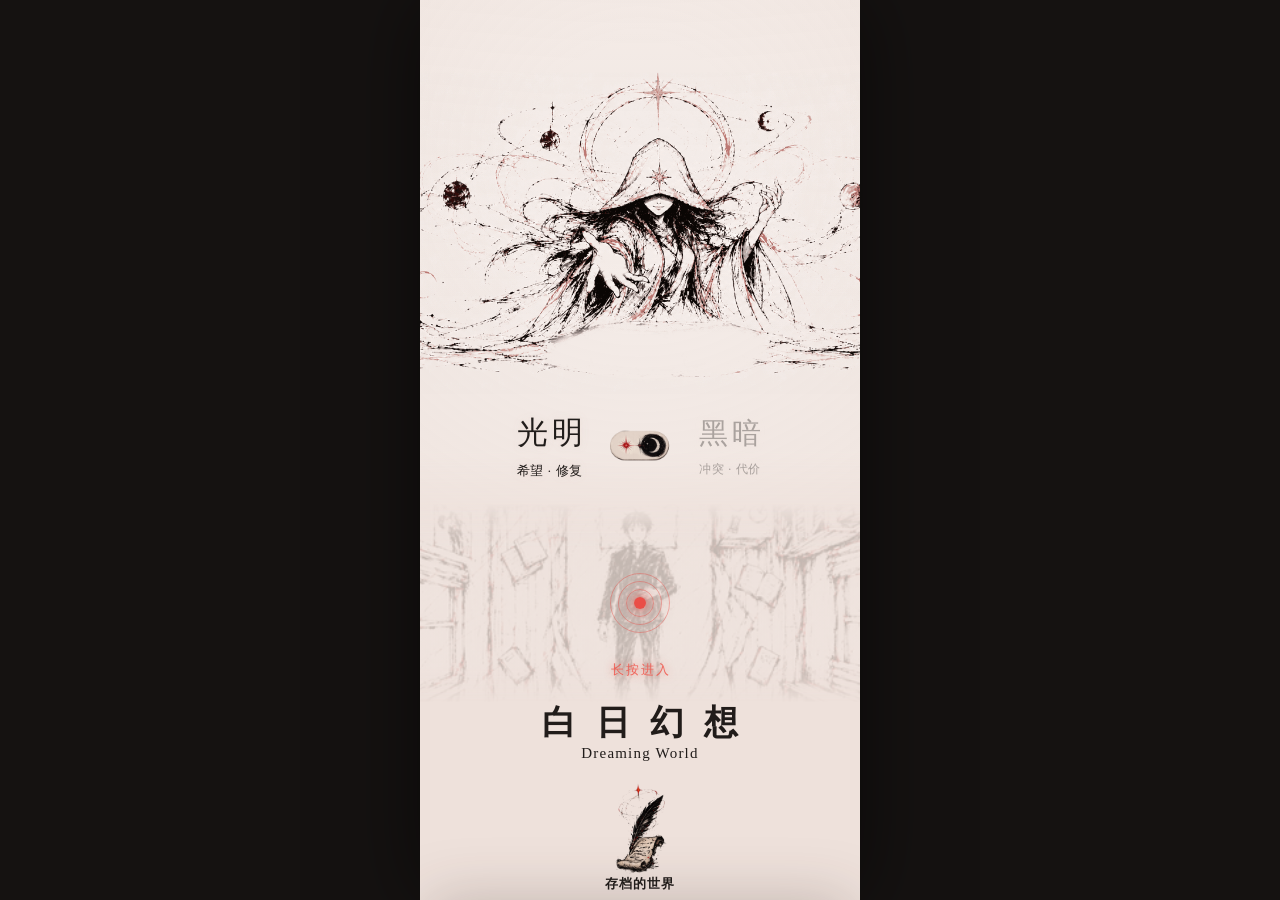
<file: index.html>
<!doctype html>
<html lang="zh-CN">
<head>
  <meta charset="UTF-8">
  <meta name="viewport" content="width=device-width,initial-scale=1,maximum-scale=1,user-scalable=no,viewport-fit=cover">
  <meta name="theme-color" content="#1c1817">
  <meta name="description" content="从一个尚未说清的问题出发，与 AI 共同构建只属于你的塔罗世界。">
  <title>白日幻想 · 单人塔罗世界构建</title>
  <link rel="stylesheet" href="styles.css">
  <script src="analytics.js?v=5"></script>
</head>
<body>
  <main id="app" class="app-shell" aria-live="polite"></main>
  <div id="toast" class="toast" role="status" aria-live="polite"></div>

  <script src="themes.js" defer></script>
  <script src="ai-service.js" defer></script>
  <script src="app.js" defer></script>
</body>
</html>
</file>
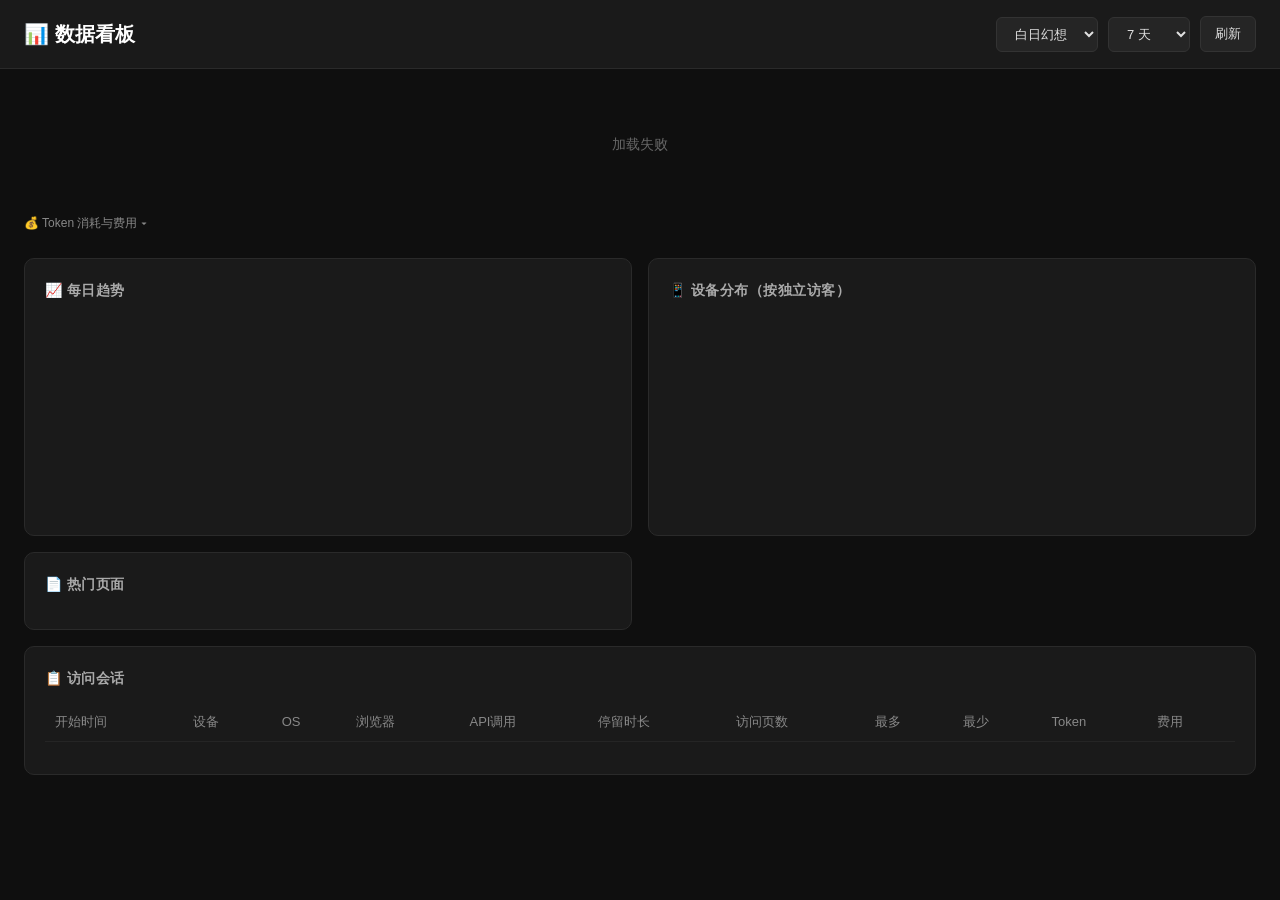
<file: dashboard/index.html>
<!doctype html>
<html lang="zh-CN">
<head>
  <meta charset="UTF-8">
  <meta name="viewport" content="width=device-width,initial-scale=1">
  <title>数据看板 · Daydream Analytics</title>
  <style>
    *{margin:0;padding:0;box-sizing:border-box}
    body{font:14px/1.6 -apple-system,BlinkMacSystemFont,'Segoe UI',sans-serif;background:#0f0f0f;color:#e0e0e0;min-height:100vh}
    .header{background:#1a1a1a;border-bottom:1px solid #2a2a2a;padding:16px 24px;display:flex;align-items:center;justify-content:space-between;flex-wrap:wrap;gap:12px}
    .header h1{font-size:20px;font-weight:600;color:#fff}
    .header select,.header button{background:#252525;color:#e0e0e0;border:1px solid #333;padding:8px 14px;border-radius:6px;font-size:13px;cursor:pointer}
    .header select:hover,.header button:hover{background:#333}
    .container{max-width:1300px;margin:0 auto;padding:24px}
    .kpis{display:grid;grid-template-columns:repeat(auto-fit,minmax(180px,1fr));gap:16px;margin-bottom:16px}
    .kpi{background:#1a1a1a;border:1px solid #2a2a2a;border-radius:10px;padding:20px}
    .kpi .label{font-size:12px;color:#888;text-transform:uppercase;letter-spacing:.5px;margin-bottom:6px}
    .kpi .value{font-size:28px;font-weight:700;color:#fff}
    .kpi .sub{font-size:12px;color:#666;margin-top:4px}
    .token-section{margin-bottom:16px}
    .token-toggle{cursor:pointer;color:#888;font-size:12px;user-select:none;margin-bottom:8px;display:inline-block}
    .token-toggle:hover{color:#ccc}
    .token-cards{display:grid;grid-template-columns:repeat(auto-fit,minmax(160px,1fr));gap:12px;margin-bottom:8px}
    .token-card{background:#1a1a1a;border:1px solid #2a2a2a;border-radius:8px;padding:14px 18px}
    .token-card .tl{font-size:11px;color:#777;margin-bottom:4px}
    .token-card .tv{font-size:20px;font-weight:600;color:#fff}
    .token-card .tv.green{color:#4caf50}
    .token-card .tv.gold{color:#ffb300}
    .pricing-panel{display:none;background:#1a1a1a;border:1px solid #2a2a2a;border-radius:8px;padding:14px 18px;margin-bottom:12px}
    .pricing-panel.show{display:block}
    .pricing-panel label{font-size:12px;color:#888;margin-right:8px}
    .pricing-panel input{width:80px;background:#252525;color:#e0e0e0;border:1px solid #333;border-radius:4px;padding:4px 8px;font-size:13px;text-align:right}
    .pricing-panel span{font-size:12px;color:#666;margin:0 4px}
    .grid{display:grid;grid-template-columns:1fr 1fr;gap:16px;margin-bottom:16px}
    @media(max-width:768px){.grid{grid-template-columns:1fr}}
    .card{background:#1a1a1a;border:1px solid #2a2a2a;border-radius:10px;padding:20px}
    .card h3{font-size:14px;color:#aaa;margin-bottom:14px;text-transform:uppercase;letter-spacing:.5px}
    table{width:100%;border-collapse:collapse}
    th,td{text-align:left;padding:8px 10px;border-bottom:1px solid #252525;font-size:13px}
    th{color:#888;font-weight:500;white-space:nowrap}
    td{max-width:180px;overflow:hidden;text-overflow:ellipsis;white-space:nowrap}
    .bar{display:inline-block;height:6px;background:#4a90d9;border-radius:3px;vertical-align:middle;margin-right:8px}
    .tag{display:inline-block;padding:2px 8px;border-radius:4px;font-size:11px;font-weight:500}
    .tag-s{background:#1a3a2a;color:#4caf50}
    .tag-e{background:#3a1a1a;color:#f44336}
    .tag-t{background:#3a2a1a;color:#ff9800}
    .device-bar{display:flex;align-items:center;gap:8px;margin-bottom:8px}
    .device-bar .name{width:60px;font-size:12px;color:#aaa}
    .device-bar .track{flex:1;height:20px;background:#252525;border-radius:4px;overflow:hidden}
    .device-bar .fill{height:100%;border-radius:4px;transition:width .3s}
    .fill-desk{background:#4a90d9}.fill-mobi{background:#50c878}.fill-tabl{background:#ff9800}
    .empty{text-align:center;padding:40px;color:#666}
    .pagination{display:flex;align-items:center;justify-content:center;gap:12px;margin-top:12px;font-size:13px;color:#888}
    .pagination button{background:#252525;color:#e0e0e0;border:1px solid #333;padding:6px 14px;border-radius:6px;cursor:pointer;font-size:13px}
    .pagination button:hover{background:#333}
    .pagination button:disabled{opacity:0.4;cursor:default}
    .raw-wrap{overflow-x:auto}
  </style>
</head>
<body>
<div class="header">
  <h1>📊 数据看板</h1>
  <div style="display:flex;align-items:center;gap:10px">
    <select id="project" onchange="load()">
      <option value="daydream">白日幻想</option>
      <option value="trpg-shirengongzu">人格测试</option>
    </select>
    <select id="days" onchange="load()">
      <option value="1">今天</option>
      <option value="3">3 天</option>
      <option value="7" selected>7 天</option>
      <option value="14">14 天</option>
      <option value="30">30 天</option>
    </select>
    <button onclick="load()">刷新</button>
  </div>
</div>
<div class="container">
  <!-- KPI -->
  <div class="kpis" id="kpis"></div>

  <!-- Token 费用 -->
  <div class="token-section">
    <div class="token-toggle" onclick="togglePricing()">💰 Token 消耗与费用 ▾</div>
    <div class="token-cards" id="tokenCards"></div>
    <div class="pricing-panel" id="pricingPanel">
      <span style="font-size:12px;color:#888">计价方案（¥/百万token）：</span>
      <label>输入</label><input id="priceInput" type="number" step="0.1" value="1" onchange="recalc()">
      <span>元</span>
      <label style="margin-left:12px">输出</label><input id="priceOutput" type="number" step="0.1" value="2" onchange="recalc()">
      <span>元</span>
      <span style="font-size:11px;color:#555;margin-left:8px">（DeepSeek 标准定价，可修改）</span>
    </div>
  </div>

  <!-- 趋势 + 设备 -->
  <div class="grid">
    <div class="card"><h3>📈 每日趋势</h3><div id="chart" style="height:200px;display:flex;align-items:end;gap:4px;padding:8px 0"></div></div>
    <div class="card"><h3>📱 设备分布（按独立访客）</h3><div id="devices"></div></div>
  </div>

  <!-- 热门页面 -->
  <div class="grid">
    <div class="card"><h3>📄 热门页面</h3><div id="pages"></div></div>
  </div>

  <!-- 会话数据 -->
  <div class="card" style="margin-bottom:16px">
    <h3>📋 访问会话</h3>
    <div class="raw-wrap"><table><thead><tr>
      <th>开始时间</th><th>设备</th><th>OS</th><th>浏览器</th><th>API调用</th><th>停留时长</th><th>访问页数</th><th>最多</th><th>最少</th><th>Token</th><th>费用</th>
    </tr></thead><tbody id="rawBody"></tbody></table></div>
    <div class="pagination" id="rawPager"></div>
  </div>
</div>

<script>
const API = 'https://agroupof10.com/api/backend/api/v1/analytics';
let _stats = null;
let _sessionsPage = 1;
let _sessionsLimit = 50;

function priceIn() { return parseFloat(document.getElementById('priceInput').value) || 0; }
function priceOut() { return parseFloat(document.getElementById('priceOutput').value) || 0; }

function calcCost(prompt, completion) {
  return (prompt / 1e6) * priceIn() + (completion / 1e6) * priceOut();
}

function fmtCost(v) { return v < 0.01 ? '<¥0.01' : '¥' + v.toFixed(2); }

function fmtNum(n) {
  if (n >= 1e6) return (n/1e6).toFixed(1)+'M';
  if (n >= 1e3) return (n/1e3).toFixed(1)+'K';
  return String(n);
}

// D1 存储 UTC 时间（无时区后缀），转为本地时间显示
function toLocal(utcStr) {
  if (!utcStr) return '-';
  // 补 Z 后缀让 JS 识别为 UTC，再自动转本地
  var d = new Date(utcStr.replace(' ', 'T') + 'Z');
  if (isNaN(d.getTime())) return utcStr;
  var pad = function(n){ return n < 10 ? '0' + n : n; };
  return d.getFullYear() + '-' + pad(d.getMonth()+1) + '-' + pad(d.getDate()) + ' ' +
    pad(d.getHours()) + ':' + pad(d.getMinutes());
}

function togglePricing() {
  var p = document.getElementById('pricingPanel');
  p.classList.toggle('show');
}

/* ====== 加载 ====== */
async function load() {
  var project = document.getElementById('project').value;
  var days = document.getElementById('days').value;
  document.title = '数据看板 · ' + projectName(project);
  try {
    var res = await fetch(API + '/api/stats?project=' + project + '&days=' + days);
    _stats = await res.json();
    renderKPI(_stats);
    renderTokenCards(_stats);
    renderChart(_stats.byDate || []);
    renderDevices(_stats.byDevice || []);
    renderPages(_stats.byPage || []);
    loadSessions(1);
  } catch(e) {
    document.getElementById('kpis').innerHTML = '<div class="empty">加载失败</div>';
  }
}

var PROJECT_NAMES = { 'daydream': '白日幻想', 'trpg-shirengongzu': '人格测试' };
function projectName(id) { return PROJECT_NAMES[id] || id; }

function loadProjects() {
  fetch(API + '/api/projects').then(function(r){return r.json()}).then(function(list){
    var sel = document.getElementById('project');
    if (Array.isArray(list)) list.forEach(function(p){
      var opt = document.createElement('option');
      opt.value = p.project_id;
      opt.textContent = projectName(p.project_id);
      if (!sel.querySelector('[value="' + p.project_id + '"]')) sel.appendChild(opt);
    });
    load();
  }).catch(function(){ load(); });
}

/* ====== KPI ====== */
function renderKPI(d) {
  var t = d.total || {};
  var a = d.apiStats || {};
  document.getElementById('kpis').innerHTML =
    '<div class="kpi"><div class="label">🧑 独立访客 (UV)</div><div class="value">' + (t.uv||0) + '</div><div class="sub">基于设备标识去重</div></div>' +
    '<div class="kpi"><div class="label">👣 访问次数</div><div class="value">' + (t.visits||0) + '</div><div class="sub">每次打开/恢复为一次访问</div></div>' +
    '<div class="kpi"><div class="label">⚡ API 调用次数</div><div class="value">' + (a.total_calls||0) + '</div><div class="sub">成功 ' + (a.success||0) + ' · 失败 ' + (a.error||0) + ' · 均 ' + Math.round(a.avg_ms||0) + 'ms</div></div>' +
    '<div class="kpi"><div class="label">⏱ 平均停留时长</div><div class="value">' + (t.avg_duration ? Math.round(t.avg_duration) + 's' : '-') + '</div></div>' +
    '<div class="kpi"><div class="label">📄 平均页面访问</div><div class="value">' + (t.avg_pages_per_visitor||'0') + '</div><div class="sub">页面浏览 ÷ UV</div></div>';
}

/* ====== Token 卡片 ====== */
function renderTokenCards(d) {
  var a = d.apiStats || {};
  var totalCost = calcCost(a.total_prompt_tokens||0, a.total_completion_tokens||0);
  document.getElementById('tokenCards').innerHTML =
    '<div class="token-card"><div class="tl">总 Token 消耗</div><div class="tv">' + fmtNum(a.total_tokens||0) + '</div></div>' +
    '<div class="token-card"><div class="tl">输入 Token</div><div class="tv">' + fmtNum(a.total_prompt_tokens||0) + '</div></div>' +
    '<div class="token-card"><div class="tl">输出 Token</div><div class="tv">' + fmtNum(a.total_completion_tokens||0) + '</div></div>' +
    '<div class="token-card"><div class="tl">每次调用均 Token</div><div class="tv">' + Math.round(a.avg_tokens_per_call||0) + '</div></div>' +
    '<div class="token-card"><div class="tl">预估费用</div><div class="tv gold">' + fmtCost(totalCost) + '</div></div>';
}

function recalc() {
  if (_stats) renderTokenCards(_stats);
  if (_stats) loadSessions(_sessionsPage);
}

/* ====== 趋势图 ====== */
function renderChart(dates) {
  var el = document.getElementById('chart');
  if (!dates.length) { el.innerHTML = '<div class="empty">暂无数据</div>'; return; }
  var max = Math.max.apply(null, dates.map(function(d){return d.pv;}));
  max = max || 1;
  el.innerHTML = dates.map(function(d){
    var h = (d.pv / max * 100).toFixed(0);
    return '<div style="flex:1;text-align:center;font-size:10px;color:#888">' +
      '<div style="font-size:11px;color:#ccc;margin-bottom:2px">' + d.pv + '</div>' +
      '<div style="background:#4a90d9;height:' + Math.max(h,2) + '%;border-radius:3px 3px 0 0;min-height:4px"></div>' +
      '<div style="margin-top:4px">' + toLocal((d.date||'') + ' 12:00:00').slice(5,10) + '</div>' +
    '</div>';
  }).join('');
}

/* ====== 设备分布（UV口径） ====== */
function renderDevices(devices) {
  var el = document.getElementById('devices');
  if (!devices.length) { el.innerHTML = '<div class="empty">暂无数据</div>'; return; }
  var total = devices.reduce(function(s,d){return s + d.count;}, 0);
  var colors = {desktop:'fill-desk',mobile:'fill-mobi',tablet:'fill-tabl'};
  var names = {desktop:'🖥 桌面',mobile:'📱 移动',tablet:'📋 平板'};
  el.innerHTML = devices.map(function(d){
    return '<div class="device-bar">' +
      '<span class="name">' + (names[d.device]||d.device) + '</span>' +
      '<div class="track"><div class="fill ' + (colors[d.device]||'fill-desk') + '" style="width:' + (d.count/total*100).toFixed(1) + '%"></div></div>' +
      '<span style="font-size:12px;color:#888">' + d.count + ' UV (' + (d.count/total*100).toFixed(1) + '%)</span>' +
    '</div>';
  }).join('');
}

/* ====== 热门页面 ====== */
function renderPages(pages) {
  var el = document.getElementById('pages');
  if (!pages.length) { el.innerHTML = '<div class="empty">暂无数据</div>'; return; }
  var max = Math.max.apply(null, pages.map(function(p){return p.count;}));
  el.innerHTML = '<table>' + pages.map(function(p){
    return '<tr><td style="color:#ccc">' + (p.page_path||'/') + '</td><td style="width:120px"><span class="bar" style="width:' + (p.count/max*80).toFixed(0) + 'px"></span></td><td style="color:#888;text-align:right">' + p.count + '</td></tr>';
  }).join('') + '</table>';
}

/* ====== 访问会话 ====== */
async function loadSessions(page) {
  _sessionsPage = page || 1;
  var project = document.getElementById('project').value;
  var days = document.getElementById('days').value;
  try {
    var res = await fetch(API + '/api/sessions?project=' + project + '&days=' + days + '&page=' + _sessionsPage + '&limit=' + _sessionsLimit);
    var d = await res.json();
    renderSessionsTable(d);
    renderSessionsPager(d);
  } catch(e) {
    document.getElementById('rawBody').innerHTML = '<tr><td colspan="11" class="empty">加载失败</td></tr>';
  }
}

var DEVICE_NAMES = {desktop:'🖥 桌面',mobile:'📱 移动',tablet:'📋 平板'};

function renderSessionsTable(d) {
  var sessions = d.sessions || [];
  var body = document.getElementById('rawBody');
  if (!sessions.length) { body.innerHTML = '<tr><td colspan="11" class="empty">暂无数据</td></tr>'; return; }
  body.innerHTML = sessions.map(function(s){
    var cost = calcCost(s.prompt_tokens||0, s.completion_tokens||0);
    var dur = s.duration ? Math.round(s.duration) + 's' : '-';
    return '<tr>' +
      '<td style="color:#ccc;font-size:12px">' + toLocal(s.first_seen) + '</td>' +
      '<td style="color:#aaa;font-size:12px">' + (DEVICE_NAMES[s.device]||s.device||'-') + '</td>' +
      '<td style="color:#888;font-size:11px">' + (s.os||'-') + '</td>' +
      '<td style="color:#888;font-size:11px">' + (s.browser||'-') + '</td>' +
      '<td style="color:#ccc;font-size:13px">' + (s.api_calls||0) + '</td>' +
      '<td style="color:#aaa;font-size:12px">' + dur + '</td>' +
      '<td style="color:#ccc;font-size:13px">' + (s.pages_visited||0) + '</td>' +
      '<td style="color:#aaa;font-size:11px;max-width:120px" title="' + (s.top_page||'') + '">' + (s.top_page||'-') + '</td>' +
      '<td style="color:#666;font-size:11px;max-width:120px" title="' + (s.least_page||'') + '">' + (s.least_page||'-') + '</td>' +
      '<td style="color:#ccc;font-size:12px">' + (s.total_tokens ? fmtNum(s.total_tokens) : '-') + '</td>' +
      '<td style="color:#ffb300;font-size:12px">' + (s.total_tokens ? fmtCost(cost) : '-') + '</td>' +
    '</tr>';
  }).join('');
}

function renderSessionsPager(d) {
  var total = d.total || 0;
  var page = d.page || 1;
  var limit = d.limit || _sessionsLimit;
  var totalPages = Math.ceil(total / limit);
  document.getElementById('rawPager').innerHTML =
    '<button ' + (page <= 1 ? 'disabled' : '') + ' onclick="loadSessions(' + (page-1) + ')">← 上一页</button>' +
    '<span>第 ' + page + ' / ' + totalPages + ' 页（共 ' + total + ' 次会话）</span>' +
    '<button ' + (page >= totalPages ? 'disabled' : '') + ' onclick="loadSessions(' + (page+1) + ')">下一页 →</button>';
}

loadProjects();
</script>
</body>
</html>
</file>
<file: styles.css>
:root {
  color-scheme: light;
  --paper: #eee1db;
  --paper-light: #f6eee9;
  --paper-deep: #d7c1b7;
  --ink: #211d1b;
  --muted: #7f706a;
  --red: #9d1814;
  --red-dark: #68120f;
  --line: rgba(66, 45, 39, .18);
  --serif: "Songti SC", "STSong", "SimSun", "KaiTi", serif;
  --sans: "SF Pro Text", -apple-system, BlinkMacSystemFont, "PingFang SC", "Microsoft YaHei", sans-serif;
  font-family: var(--sans);
}

* {
  box-sizing: border-box;
  margin: 0;
  padding: 0;
}

html,
body {
  width: 100%;
  height: 100%;
  overflow: hidden;
  background: #151211;
  -webkit-font-smoothing: antialiased;
  -webkit-tap-highlight-color: transparent;
}

button,
textarea {
  font: inherit;
}

button {
  border: 0;
  color: inherit;
  background: none;
  cursor: pointer;
}

button:disabled {
  cursor: default;
  opacity: .42;
}

textarea {
  resize: none;
}

.app-shell {
  position: relative;
  width: min(100%, 440px);
  height: 100dvh;
  min-height: 620px;
  margin: 0 auto;
  overflow: hidden;
  background: var(--paper);
  box-shadow: 0 0 80px rgba(0, 0, 0, .5);
}

.onboarding,
.world-workspace {
  position: relative;
  width: 100%;
  height: 100%;
  overflow: hidden;
  color: var(--ink);
  background-color: var(--paper);
}

.tone-light {
  --tone-tarot-guide: url("素材/竖版背景（光明）.png");
  --tone-ritual-guide: url("素材/竖版背景（光明）.png");
  --tone-ritual-wash: linear-gradient(
    180deg,
    rgba(247, 239, 234, .04),
    rgba(247, 239, 234, .1) 44%,
    rgba(247, 239, 234, .18)
  );
}

.tone-dark {
  --tone-tarot-guide: url("素材/figma-base/hall-background.png");
  --tone-ritual-guide: url("素材/figma-expression/wizard-background.png");
  --tone-ritual-wash: linear-gradient(
    180deg,
    rgba(247, 239, 234, .12),
    rgba(247, 239, 234, .18) 44%,
    rgba(247, 239, 234, .28)
  );
}

/* Paper texture overlay — CSS-only, no external image */
.onboarding::before,
.world-workspace::before {
  position: absolute;
  inset: 0;
  z-index: 0;
  content: "";
  background:
    linear-gradient(180deg, rgba(236, 220, 213, .12), rgba(246, 237, 232, .88) 36%, rgba(237, 223, 216, .98)),
    radial-gradient(ellipse at 20% 80%, rgba(215, 193, 183, .25), transparent 60%),
    radial-gradient(ellipse at 80% 20%, rgba(238, 225, 219, .2), transparent 50%);
  pointer-events: none;
}

.tone-dark::before {
  background:
    linear-gradient(180deg, rgba(20, 16, 15, .18), rgba(235, 218, 210, .83) 34%, rgba(233, 218, 210, .98)),
    radial-gradient(ellipse at 20% 80%, rgba(180, 150, 140, .2), transparent 60%),
    radial-gradient(ellipse at 80% 20%, rgba(200, 175, 165, .15), transparent 50%);
  filter: saturate(.78) contrast(1.08);
}

.onboarding-header {
  position: relative;
  z-index: 2;
  height: calc(64px + env(safe-area-inset-top));
  padding: calc(14px + env(safe-area-inset-top)) 18px 8px;
  display: grid;
  grid-template-columns: 40px 1fr 40px;
  align-items: center;
}

.icon-button {
  width: 40px;
  height: 40px;
  display: grid;
  place-items: center;
  border-radius: 50%;
  color: rgba(33, 29, 27, .78);
  font-size: 15px;
  letter-spacing: 1px;
}

.back-button {
  font-family: var(--serif);
  font-size: 38px;
  font-weight: 300;
  line-height: 1;
}

.brand {
  display: flex;
  flex-direction: column;
  align-items: center;
  -webkit-tap-highlight-color: transparent;
}

.brand:active {
  opacity: .55;
}

.brand span {
  font-family: var(--serif);
  font-size: 17px;
  font-weight: 700;
  letter-spacing: .42em;
  text-indent: .42em;
}

.brand small {
  margin-top: 2px;
  color: var(--muted);
  font-size: 7px;
  letter-spacing: .28em;
  text-indent: .28em;
}

.progress {
  position: relative;
  z-index: 2;
  width: 134px;
  height: 2px;
  margin: 1px auto 0;
  display: grid;
  grid-template-columns: repeat(7, 1fr);
  gap: 5px;
}

.progress span {
  height: 1px;
  background: rgba(80, 59, 51, .18);
}

.progress span.active {
  background: var(--red);
}

.onboarding-content {
  position: relative;
  z-index: 1;
  height: calc(100% - 70px - env(safe-area-inset-top));
  padding: 42px 28px 30px;
  overflow: auto;
  scrollbar-width: none;
}

.onboarding-content.wide {
  padding-right: 20px;
  padding-left: 20px;
}

.onboarding-content::-webkit-scrollbar,
.manuscript-scroll::-webkit-scrollbar,
.archive-scroll::-webkit-scrollbar {
  display: none;
}

.restore-note {
  width: 100%;
  margin: -26px 0 22px;
  padding: 10px 14px;
  display: flex;
  align-items: center;
  justify-content: space-between;
  border: 1px solid rgba(157, 24, 20, .2);
  color: #5f4c46;
  background: rgba(247, 238, 233, .72);
  font-size: 11px;
}

.restore-note span {
  color: var(--red);
}

.step-heading {
  position: relative;
}

.step-heading.center {
  text-align: center;
}

.eyebrow {
  display: block;
  margin-bottom: 18px;
  color: var(--red);
  font-size: 10px;
  font-weight: 650;
  letter-spacing: .22em;
}

.step-heading h1 {
  max-width: 355px;
  font-family: var(--serif);
  font-size: clamp(28px, 8vw, 36px);
  font-weight: 600;
  line-height: 1.38;
  letter-spacing: .04em;
}

.step-heading p {
  max-width: 330px;
  margin-top: 14px;
  color: var(--muted);
  font-family: var(--serif);
  font-size: 13px;
  line-height: 1.8;
}

.step-heading.center p {
  margin-right: auto;
  margin-left: auto;
}

.step-heading.compact h1 {
  font-size: clamp(26px, 7.5vw, 33px);
}

/* ====== Dream Home ====== */
.dream-home {
  position: relative;
  width: 100%;
  height: 100%;
  overflow: hidden;
  color: var(--ink);
  background: #eee1db;
  isolation: isolate;
}

.home-hero {
  position: absolute;
  inset: 0 0 auto;
  z-index: 0;
  height: 53%;
  overflow: hidden;
  background: #eee1db;
  -webkit-mask-image: linear-gradient(180deg, #000 0%, #000 82%, transparent 100%);
  mask-image: linear-gradient(180deg, #000 0%, #000 82%, transparent 100%);
}

.home-wizard {
  position: absolute;
  left: 0;
  width: 100%;
  height: auto;
  max-width: none;
  transition: opacity .72s cubic-bezier(.4, 0, .2, 1), filter .72s ease;
}

.home-wizard-light {
  top: -20px;
  filter: saturate(.72) contrast(1.03) brightness(1.015);
}

.home-wizard-dark {
  top: -28px;
  filter: saturate(.7) contrast(1.04) brightness(1.04);
}

.dream-home.is-light .home-wizard-light,
.dream-home.is-dark .home-wizard-dark {
  opacity: 1;
}

.dream-home.is-light .home-wizard-dark,
.dream-home.is-dark .home-wizard-light {
  opacity: 0;
}

.home-paper-grade {
  position: absolute;
  inset: 0;
  background:
    linear-gradient(180deg, rgba(239, 226, 219, .08) 0%, rgba(239, 226, 219, 0) 62%, transparent 100%),
    radial-gradient(circle at 50% 28%, transparent 24%, rgba(218, 195, 185, .12) 100%);
  mix-blend-mode: multiply;
  pointer-events: none;
}

.home-tone-picker {
  position: absolute;
  top: 46%;
  left: 50%;
  z-index: 5;
  display: grid;
  grid-template-columns: 112px 68px 112px;
  align-items: center;
  justify-items: center;
  transform: translate(-50%, -50%);
}

.home-tone-picker::before {
  content: none;
}

.home-tone-label {
  display: flex;
  flex-direction: column;
  align-items: center;
  color: #211d1b;
  font-family: var(--serif);
  opacity: .34;
  text-shadow:
    0 0 3px rgba(238, 225, 219, .96),
    0 0 8px rgba(238, 225, 219, .9);
  transition: opacity .35s ease, transform .35s ease;
}

.home-tone-label strong {
  font-size: clamp(23px, 6.8vw, 29px);
  font-weight: 500;
  letter-spacing: .13em;
  text-indent: .13em;
  white-space: nowrap;
}

.home-tone-label small {
  margin-top: 7px;
  font-size: 12px;
  letter-spacing: .06em;
  white-space: nowrap;
}

.dream-home.is-light .home-tone-light,
.dream-home.is-dark .home-tone-dark {
  opacity: 1;
  transform: scale(1.06);
}

.home-tone-switch {
  width: 65px;
  height: 35px;
}

.home-tone-switch:focus {
  outline: none;
}

.home-tone-switch:focus-visible {
  outline: 1px solid rgba(157, 24, 20, .58);
  outline-offset: 3px;
  border-radius: 24px;
}

.home-tone-track {
  position: relative;
  width: 100%;
  height: 100%;
  display: block;
  overflow: hidden;
  background: transparent;
}

.home-tone-image {
  position: absolute;
  top: -77%;
  left: -59%;
  width: 219%;
  height: 270%;
  max-width: none;
  object-fit: fill;
  pointer-events: none;
  transition: opacity .34s ease;
}

.dream-home.is-light .home-tone-image-light,
.dream-home.is-dark .home-tone-image-dark {
  opacity: 1;
}

.dream-home.is-light .home-tone-image-dark,
.dream-home.is-dark .home-tone-image-light {
  opacity: 0;
}

.home-dream-entry {
  position: absolute;
  top: 49%;
  right: 0;
  left: 0;
  z-index: 2;
  height: 25%;
  overflow: hidden;
  background: transparent;
}

.home-dream-entry::after {
  position: absolute;
  inset: 0;
  z-index: 3;
  content: "";
  background: #eee1db;
  opacity: 0;
  pointer-events: none;
  transition: opacity .58s ease;
}

/* 透明遮罩层：拦截所有对视频的触摸，防止 webview 触发原生全屏 */
.home-dream-shield {
  position: absolute;
  inset: 0;
  z-index: 2;
}

.home-dream-gif {
  width: 100%;
  height: 100%;
  display: block;
  object-fit: cover;
  object-position: center 52%;
  opacity: 0.2;
  mix-blend-mode: darken;
  pointer-events: none;
  -webkit-mask-image: linear-gradient(180deg, transparent 0%, rgba(0, 0, 0, .35) 9%, #000 20%, #000 82%, transparent 100%);
  mask-image: linear-gradient(180deg, transparent 0%, rgba(0, 0, 0, .35) 9%, #000 20%, #000 82%, transparent 100%);
  transform: scale(1.015);
  transition: opacity .35s ease, transform 6s cubic-bezier(.16, .7, .2, 1);
}

.home-dream-entry.is-pressing .home-dream-gif {
  transform: scale(1.055);
}

.home-dream-entry.is-ending::after {
  opacity: 1;
}

/* --- 脉轮 Mandala：长按播放，松手暂停 --- */
.home-dream-mandala {
  position: absolute;
  top: 50%;
  left: 50%;
  z-index: 4;
  width: 80px;
  height: 80px;
  transform: translate(-50%, -50%);
  display: grid;
  place-items: center;
  cursor: pointer;
  -webkit-tap-highlight-color: transparent;
  user-select: none;
  -webkit-user-select: none;
  touch-action: none;
}

.mandala-core {
  position: absolute;
  width: 12px;
  height: 12px;
  border-radius: 50%;
  background: rgba(235, 72, 64, .95);
  box-shadow:
    0 0 8px rgba(235, 72, 64, .7),
    0 0 20px rgba(200, 55, 48, .55),
    0 0 40px rgba(180, 45, 38, .3);
  z-index: 5;
  animation: mandala-breathe 3s ease-in-out infinite;
}

.mandala-ring {
  position: absolute;
  border-radius: 50%;
  border: 1px solid rgba(235, 72, 64, .38);
  top: 50%;
  left: 50%;
  transform: translate(-50%, -50%);
  pointer-events: none;
  transition: width .55s cubic-bezier(.22, .68, 0, 1),
              height .55s cubic-bezier(.22, .68, 0, 1),
              opacity .55s ease,
              border-color .55s ease;
}

.mandala-ring-1 {
  width: 28px; height: 28px;
  animation: mandala-breathe 3s ease-in-out .15s infinite;
}
.mandala-ring-2 {
  width: 44px; height: 44px;
  animation: mandala-breathe 3s ease-in-out .35s infinite;
}
.mandala-ring-3 {
  width: 60px; height: 60px;
  animation: mandala-breathe 3s ease-in-out .55s infinite;
}

@keyframes mandala-breathe {
  0%, 100% {
    opacity: .3;
    transform: translate(-50%, -50%) scale(1);
  }
  50% {
    opacity: .62;
    transform: translate(-50%, -50%) scale(1.07);
  }
}

/* 长按状态 — 波纹扩散 */
.home-dream-entry.is-pressing .mandala-ring {
  animation: none;
}

.home-dream-entry.is-pressing .mandala-ring-1 {
  width: 50px; height: 50px;
  opacity: .72;
  border-color: rgba(235, 72, 64, .62);
}

.home-dream-entry.is-pressing .mandala-ring-2 {
  width: 76px; height: 76px;
  opacity: .52;
  border-color: rgba(230, 65, 55, .48);
}

.home-dream-entry.is-pressing .mandala-ring-3 {
  width: 106px; height: 106px;
  opacity: .34;
  border-color: rgba(220, 58, 48, .32);
}

.home-dream-entry.is-pressing .mandala-core {
  animation: none;
  box-shadow:
    0 0 15px rgba(235, 72, 64, .92),
    0 0 35px rgba(210, 55, 46, .72),
    0 0 60px rgba(185, 42, 34, .44);
  transform: scale(1.35);
  transition: box-shadow .5s ease, transform .5s ease;
}

/* 操作提示文字 */
.mandala-hint {
  position: absolute;
  top: calc(50% + 58px);
  left: 50%;
  transform: translateX(-50%);
  white-space: nowrap;
  font-family: var(--serif);
  font-size: 13px;
  font-weight: 500;
  color: rgba(240, 85, 75, .88);
  letter-spacing: .16em;
  text-indent: .16em;
  pointer-events: none;
  animation: hint-pulse 2.4s ease-in-out infinite;
  text-shadow: 0 0 8px rgba(220, 60, 48, .5);
}

@keyframes hint-pulse {
  0%, 100% { opacity: .45; }
  50% { opacity: .9; }
}

.home-dream-entry.is-pressing .mandala-hint {
  opacity: 0;
  transition: opacity .25s ease;
}

.home-dream-caption {
  position: absolute;
  top: 74.5%;
  right: 0;
  left: 0;
  z-index: 5;
  display: flex;
  flex-direction: column;
  align-items: center;
  gap: 6px;
  color: #211c1a;
  text-align: center;
  font-family: Georgia, "Times New Roman", serif;
  pointer-events: none;
  transition: opacity .28s ease;
}

.home-dream-caption strong {
  font-family: var(--serif);
  font-size: 34px;
  font-weight: 600;
  letter-spacing: .17em;
  text-indent: .17em;
  line-height: 1;
}

.home-dream-caption span {
  font-size: 15px;
  font-weight: 400;
  letter-spacing: .08em;
  line-height: 1;
}

.home-archive-dock {
  position: absolute;
  right: 0;
  bottom: 0;
  left: 0;
  z-index: 4;
  height: 18%;
  overflow: hidden;
  background: #eee1db;
  transition: opacity .28s ease, transform .38s ease;
}

.home-archive-feather {
  position: absolute;
  top: 18px;
  bottom: auto;
  left: 50%;
  width: 53px;
  height: 90px;
  object-fit: cover;
  object-position: center top;
  mix-blend-mode: multiply;
  transform: translateX(-50%) rotate(-4deg);
  transition: transform .36s ease;
}

.home-archive-dock:active .home-archive-feather {
  transform: translateX(-50%) translateY(-5px) rotate(-2deg);
}

.home-archive-dock > span {
  position: absolute;
  right: 0;
  top: auto;
  bottom: 7px;
  left: 0;
  font-family: var(--serif);
  font-size: 13px;
  font-weight: 600;
  letter-spacing: .08em;
}

.home-archive-backdrop {
  position: absolute;
  inset: 0;
  z-index: 19;
  background: rgba(27, 19, 17, .42);
  opacity: 0;
  visibility: hidden;
  backdrop-filter: blur(2px);
  transition: opacity .35s ease, visibility .35s step-end;
}

.home-archive-sheet {
  position: absolute;
  right: 9px;
  bottom: 0;
  left: 9px;
  z-index: 20;
  height: min(72%, 620px);
  padding: 48px 27px calc(24px + env(safe-area-inset-bottom));
  overflow: hidden;
  transform: translateY(calc(100% + 12px));
  transition: transform .62s cubic-bezier(.2, .78, .22, 1);
  filter: drop-shadow(0 -12px 30px rgba(42, 27, 23, .22));
}

.home-archive-paper {
  position: absolute;
  inset: 0;
  z-index: -1;
  background: url("素材/书2.png") center / 100% 100% no-repeat;
}

.home-archive-handle {
  position: absolute;
  top: 7px;
  left: 50%;
  width: 76px;
  height: 30px;
  transform: translateX(-50%);
}

.home-archive-handle span {
  display: block;
  width: 30px;
  height: 1px;
  margin: 9px auto 0;
  background: rgba(67, 45, 39, .35);
}

.home-archive-sheet > header {
  text-align: center;
}

.home-archive-sheet > header h2 {
  margin-top: 0;
  font-family: var(--serif);
  font-size: 25px;
  font-weight: 600;
  letter-spacing: .12em;
  text-indent: .12em;
}

.home-archive-list {
  height: calc(100% - 55px);
  margin-top: 20px;
  overflow: auto;
  scrollbar-width: none;
}

.home-archive-list::-webkit-scrollbar {
  display: none;
}

.home-archive-list .aw-swipe-content {
  background: rgba(239, 224, 216, 1);
}

.home-archive-list .archive-world-card {
  background: rgba(249, 241, 236, 1);
}

.home-archive-empty {
  min-height: 210px;
  display: flex;
  flex-direction: column;
  align-items: center;
  justify-content: center;
  color: rgba(82, 61, 54, .6);
  text-align: center;
}

.home-archive-empty > span {
  color: var(--red);
  font-size: 16px;
}

.home-archive-empty strong {
  margin-top: 12px;
  font-family: var(--serif);
  font-size: 15px;
  font-weight: 500;
  letter-spacing: .1em;
}

.home-archive-empty p {
  margin-top: 8px;
  font-family: var(--serif);
  font-size: 10px;
}

.dream-home.archive-open .home-archive-backdrop {
  opacity: 1;
  visibility: visible;
  transition: opacity .35s ease, visibility 0s;
}

.dream-home.archive-open .home-archive-sheet {
  transform: translateY(0);
}

/* 视频播放期间保持 caption 和 archive-dock 可见 */

@media (min-height: 780px) {
  .home-hero {
    height: 61%;
  }

  .home-tone-picker {
    top: 49.5%;
  }

  .home-dream-entry {
    top: 56%;
    height: 22%;
  }

  .home-dream-caption {
    top: 78.4%;
  }

  .home-archive-dock {
    height: 15%;
  }
}

@media (prefers-reduced-motion: reduce) {
  .home-wizard,
  .home-tone-image,
  .home-archive-sheet {
    transition-duration: .01ms;
  }

  .home-dream-gif {
    transform: none;
  }

}

/* ====== Legacy Tone Selection ====== */
.tone-choices {
  margin-top: 50px;
  display: grid;
  gap: 14px;
}

.tone-card {
  position: relative;
  min-height: 112px;
  padding: 20px 17px;
  display: grid;
  grid-template-columns: 62px 1fr 24px;
  align-items: center;
  overflow: hidden;
  text-align: left;
  border: 1px solid rgba(58, 40, 34, .18);
  background: rgba(248, 240, 236, .72);
  transition: transform .2s ease, border-color .2s ease;
}

.tone-card::after {
  position: absolute;
  right: -28px;
  width: 112px;
  height: 112px;
  border: 1px solid rgba(157, 24, 20, .13);
  border-radius: 50%;
  content: "";
}

.tone-card:active {
  transform: scale(.985);
  border-color: rgba(157, 24, 20, .55);
}

.tone-card.dark {
  color: #eee1da;
  border-color: rgba(19, 15, 14, .7);
  background: rgba(24, 20, 19, .92);
}

.tone-sigil {
  width: 48px;
  height: 48px;
  display: grid;
  place-items: center;
  border: 1px solid currentColor;
  border-radius: 50%;
  color: var(--red);
  font-family: var(--serif);
  font-size: 22px;
}

.tone-card.dark .tone-sigil {
  color: #d6b7ab;
}

.tone-copy {
  display: flex;
  flex-direction: column;
}

.tone-copy strong {
  font-family: var(--serif);
  font-size: 23px;
  letter-spacing: .16em;
}

.tone-copy small {
  margin-top: 8px;
  color: var(--muted);
  font-size: 10px;
  letter-spacing: .08em;
}

.tone-card.dark .tone-copy small {
  color: rgba(239, 225, 218, .55);
}

.choice-arrow {
  position: relative;
  z-index: 1;
  font-size: 17px;
}

.whisper {
  margin: 30px auto 0;
  color: rgba(73, 56, 50, .56);
  font-family: var(--serif);
  font-size: 11px;
  line-height: 1.8;
  text-align: center;
}

/* ====== Existing / Fiction World Portals ====== */
.domain-portal-content {
  padding: 30px 22px 28px !important;
}

.domain-portal-content .restore-note {
  display: none;
}

.domain-portals {
  display: grid;
  gap: 26px;
  padding-bottom: 24px;
}

.domain-portal {
  width: 100%;
  display: grid;
  column-gap: 12px;
  align-items: center;
  color: var(--ink);
  transition: opacity .3s ease, transform .3s ease;
}

.domain-existing {
  grid-template-columns: minmax(0, 1.45fr) minmax(118px, .9fr);
  padding-right: 4px;
}

.domain-fiction {
  grid-template-columns: minmax(118px, .9fr) minmax(0, 1.45fr);
  padding-left: 4px;
}

.domain-portal:disabled {
  opacity: 1;
}

.domain-portal-art {
  position: relative;
  width: 100%;
  max-width: 236px;
  aspect-ratio: 202 / 270;
  display: block;
  mix-blend-mode: multiply;
  transition: transform .32s ease, filter .32s ease;
}

.domain-existing .domain-portal-art {
  grid-column: 1;
  grid-row: 1;
  justify-self: start;
}

.domain-fiction .domain-portal-art {
  grid-column: 2;
  grid-row: 1;
  justify-self: end;
}

.domain-portal-art::after {
  position: absolute;
  inset: -3px;
  z-index: 2;
  border: 1px solid transparent;
  content: "";
  pointer-events: none;
  transition: border-color .28s ease;
}

.domain-portal-art img {
  width: 100%;
  height: 100%;
  display: block;
  object-fit: contain;
}

.domain-portal-copy {
  width: 100%;
  display: flex;
  flex-direction: column;
  justify-content: center;
  font-family: var(--serif);
  transition: transform .32s ease;
}

.domain-existing .domain-portal-copy {
  grid-column: 2;
  grid-row: 1;
  align-items: flex-start;
  text-align: left;
}

.domain-fiction .domain-portal-copy {
  grid-column: 1;
  grid-row: 1;
  align-items: flex-end;
  text-align: right;
}

.domain-portal-copy strong {
  font-size: clamp(24px, 7vw, 28px);
  font-weight: 600;
  letter-spacing: .06em;
  line-height: 1.2;
}

.domain-portal-copy small {
  margin-top: 12px;
  color: rgba(75, 57, 51, .7);
  font-size: 14.5px;
  line-height: 1.72;
  letter-spacing: .035em;
}

.domain-portal:active .domain-portal-art {
  transform: translateY(-3px) scale(1.012);
}

.domain-portals.has-selection .domain-portal:not(.is-selected) {
  opacity: .28;
  transform: scale(.985);
}

.domain-portal.is-selected .domain-portal-art {
  filter: drop-shadow(0 8px 18px rgba(80, 32, 26, .12));
  transform: translateY(-4px) scale(1.018);
}

.domain-portal.is-selected .domain-portal-art::after {
  border-color: rgba(157, 24, 20, .58);
}

/* ====== Base World Selection ====== */
.base-grid {
  margin-top: 28px;
  display: grid;
  grid-template-columns: 1fr 1fr;
  gap: 10px;
}

.base-card {
  min-height: 170px;
  padding: 15px 14px;
  display: flex;
  flex-direction: column;
  align-items: flex-start;
  border: 1px solid rgba(57, 40, 34, .17);
  background: rgba(247, 238, 233, .74);
  text-align: left;
  transition: transform .18s ease, color .18s ease, background .18s ease;
}

.base-card:active {
  transform: scale(.98);
  color: var(--paper-light);
  background: var(--ink);
}

.base-mark {
  width: 38px;
  height: 38px;
  margin-bottom: 15px;
  display: grid;
  place-items: center;
  border: 1px solid rgba(157, 24, 20, .36);
  border-radius: 50%;
  color: var(--red);
  font-family: var(--serif);
  font-size: 14px;
}

.base-card strong {
  font-family: var(--serif);
  font-size: 17px;
  letter-spacing: .08em;
}

.base-card > small {
  margin-top: 7px;
  color: var(--muted);
  font-family: var(--serif);
  font-size: 10px;
  line-height: 1.5;
}

.hint-row {
  width: 100%;
  margin-top: auto;
  padding-top: 13px;
  display: flex;
  gap: 5px;
  border-top: 1px solid var(--line);
}

.hint-row i {
  color: #806f68;
  font-size: 8px;
  font-style: normal;
  letter-spacing: .06em;
}

/* ====== Archaeology material atlas ====== */
.onboarding.archaeology-base-page {
  background: #eadbd4;
}

.onboarding.archaeology-base-page::before {
  background:
    linear-gradient(180deg, rgba(239, 224, 217, .2), rgba(234, 218, 211, .82)),
    radial-gradient(circle at 50% 18%, rgba(157, 24, 20, .05), transparent 38%),
    #eadbd4;
}

.archaeology-base-page .ink-figure {
  display: none;
}

.archaeology-base-page .onboarding-header,
.archaeology-base-page .progress {
  z-index: 4;
}

.archaeology-base-page .onboarding-header {
  background: transparent;
}

.archaeology-base-page .restore-note {
  margin-right: 12px;
  margin-left: 12px;
}

.onboarding-content.archaeology-base-content {
  height: calc(100% - 70px - env(safe-area-inset-top));
  padding: 18px 12px 72px;
}

.archaeology-base-screen {
  width: 100%;
  min-height: 100%;
}

.archaeology-base-guide {
  padding: 2px 8px 18px;
  text-align: center;
}

.archaeology-base-guide h1 {
  margin: 0;
  font-family: var(--serif);
  font-size: clamp(20px, 5.8vw, 24px);
  font-weight: 600;
  line-height: 1.4;
  letter-spacing: .06em;
}

.archaeology-base-guide p {
  margin: 6px 0 0;
  color: var(--muted);
  font-family: var(--serif);
  font-size: clamp(10px, 2.8vw, 12px);
  line-height: 1.6;
}

.material-illustration-grid {
  display: grid;
  grid-template-columns: repeat(2, minmax(0, 1fr));
  gap: 9px;
}

.material-illustration-card {
  position: relative;
  width: 100%;
  aspect-ratio: 1 / 1.82;
  overflow: hidden;
  border: 1px solid rgba(76, 48, 40, .15);
  background: #eadbd4;
  box-shadow: 0 2px 10px rgba(63, 35, 28, .035);
  text-align: center;
  transition:
    transform .2s ease,
    border-color .2s ease,
    box-shadow .2s ease,
    filter .2s ease,
    opacity .2s ease;
}

.material-illustration-card img {
  position: absolute;
  inset: 0;
  width: 100%;
  height: 100%;
  object-fit: cover;
  object-position: center top;
  pointer-events: none;
}

.material-illustration-card[data-value="person"] img {
  object-position: 52% top;
}

.material-title-wash {
  position: absolute;
  inset: auto 0 0;
  z-index: 1;
  height: 28%;
  background: linear-gradient(
    180deg,
    rgba(237, 222, 214, 0),
    rgba(237, 222, 214, .78) 52%,
    rgba(237, 222, 214, .96)
  );
  pointer-events: none;
}

.material-illustration-card strong {
  position: absolute;
  right: 8px;
  bottom: 15px;
  left: 8px;
  z-index: 2;
  color: #241d1b;
  font-family: var(--serif);
  font-size: clamp(15px, 4.4vw, 19px);
  font-weight: 600;
  letter-spacing: .08em;
  text-indent: .08em;
  text-shadow: 0 1px 8px rgba(239, 224, 216, .9);
  pointer-events: none;
}

.material-illustration-card:active {
  transform: scale(.985);
}

.material-illustration-card:focus {
  outline: none;
}

.material-illustration-card:focus-visible {
  outline: 1px solid rgba(157, 24, 20, .62);
  outline-offset: 2px;
}

.material-illustration-card.selected {
  z-index: 2;
  transform: translateY(-3px) scale(1.015);
  border-color: rgba(157, 24, 20, .62);
  box-shadow:
    0 8px 20px rgba(66, 33, 27, .14),
    0 0 0 2px rgba(157, 24, 20, .1);
  filter: saturate(1.04) contrast(1.025);
}

.material-illustration-grid.has-selection .material-illustration-card:not(.selected) {
  filter: saturate(.76) contrast(.96);
  opacity: .48;
}

.material-inline-flip {
  overflow: visible;
  perspective: 600px;
}

.material-inline-stage {
  position: absolute;
  inset: 0;
  transform-origin: center center;
  transform-style: preserve-3d;
  animation: material-inline-turn .72s cubic-bezier(.42, 0, .24, 1) both;
}

.material-inline-face {
  position: absolute;
  inset: 0;
  backface-visibility: hidden;
  -webkit-backface-visibility: hidden;
}

.material-inline-front {
  overflow: hidden;
  background: #eadbd4;
  animation: material-inline-front-swap 1.12s step-end both;
}

.material-inline-front img {
  position: absolute;
  inset: 0;
  width: 100%;
  height: 100%;
  object-fit: cover;
  object-position: center top;
}

.material-inline-front > strong {
  position: absolute;
  right: 8px;
  bottom: 15px;
  left: 8px;
  z-index: 2;
}

.material-inline-color {
  position: absolute;
  inset: 0;
  z-index: 3;
  pointer-events: none;
  background: rgba(142, 42, 32, .38);
  mix-blend-mode: multiply;
  animation: material-inline-color-shift 1.12s ease-in-out both;
}

.material-inline-back {
  overflow: hidden;
  padding: 30px 12px 14px;
  display: flex;
  flex-direction: column;
  align-items: center;
  border: 1px solid rgba(157, 24, 20, .62);
  background:
    linear-gradient(rgba(241, 227, 220, .9), rgba(232, 211, 202, .94)),
    var(--tone-ritual-guide, url("素材/figma-expression/wizard-background.png")) center / cover;
  box-shadow:
    0 8px 20px rgba(66, 33, 27, .14),
    0 0 0 2px rgba(157, 24, 20, .1);
  animation: material-inline-back-swap 1.12s step-end both;
}

.material-inline-close {
  position: absolute;
  top: 5px;
  right: 6px;
  width: 28px;
  height: 28px;
  display: grid;
  place-items: center;
  color: rgba(73, 48, 41, .7);
  font-size: 17px;
}

.material-inline-back .material-flip-kicker {
  font-size: 9px;
}

.material-inline-back .material-flip-themes {
  margin-top: 18px;
  display: flex;
  flex-direction: column;
  gap: 7px;
}

.material-inline-back .flip-theme-option,
.material-inline-back .flip-theme-option:last-child {
  width: 100%;
  min-height: 42px;
  padding: 7px 9px;
  justify-self: auto;
  background: rgba(249, 241, 236, .72);
}

.material-inline-back .flip-theme-option strong {
  position: static;
  color: #2d2421;
  font-size: clamp(13px, 3.7vw, 16px);
  font-weight: 500;
  letter-spacing: .08em;
  text-align: left;
  text-indent: 0;
  text-shadow: none;
  pointer-events: auto;
}

@keyframes material-inline-turn {
  0%, 28% { transform: rotateY(0deg); }
  50% { transform: rotateY(90deg); }
  72%, 100% { transform: rotateY(0deg); }
}

@keyframes material-inline-color-shift {
  0%, 18% { opacity: 0; }
  38% { opacity: .78; }
  50% { opacity: .42; }
  51%, 100% { opacity: 0; }
}

@keyframes material-inline-front-swap {
  0%, 50% { visibility: visible; }
  51%, 100% { visibility: hidden; }
}

@keyframes material-inline-back-swap {
  0%, 50% { visibility: hidden; }
  51%, 100% { visibility: visible; }
}

.material-flip-overlay {
  position: fixed;
  top: 0;
  left: 50%;
  z-index: 20;
  width: min(100%, 440px);
  height: 100dvh;
  transform: translateX(-50%);
  display: grid;
  place-items: center;
  perspective: 1200px;
}

.material-flip-backdrop {
  position: absolute;
  inset: 0;
  width: 100%;
  height: 100%;
  background: rgba(35, 24, 21, .5);
  backdrop-filter: blur(2px);
  animation: material-backdrop-in .3s ease both;
}

.material-flip-card {
  position: relative;
  z-index: 1;
  width: min(calc(100% - 76px), 348px);
  height: min(64dvh, 510px);
  min-height: 430px;
  -webkit-transform-style: preserve-3d;
  transform-style: preserve-3d;
}

.material-flip-inner {
  position: absolute;
  inset: 0;
  -webkit-transform-style: preserve-3d;
  transform-style: preserve-3d;
  animation: material-flip-open .72s cubic-bezier(.2, .72, .22, 1) both;
}

.material-flip-face {
  position: absolute;
  inset: 0;
  overflow: hidden;
  border: 1px solid rgba(157, 24, 20, .38);
  background: #eadbd4;
  box-shadow: 0 18px 48px rgba(30, 16, 13, .3);
  -webkit-backface-visibility: hidden;
  backface-visibility: hidden;
  transform-style: preserve-3d;
}

.material-flip-front {
  transform: rotateY(0deg);
  animation: material-flip-front-hide .72s step-end both;
}

.material-flip-front img {
  width: 100%;
  height: 100%;
  object-fit: cover;
  object-position: center top;
}

.material-flip-front > strong {
  position: absolute;
  right: 12px;
  bottom: 20px;
  left: 12px;
  z-index: 2;
  color: #241d1b;
  font-family: var(--serif);
  font-size: 24px;
  letter-spacing: .1em;
  text-align: center;
  text-indent: .1em;
}

.material-flip-back {
  padding: 34px 24px 24px;
  transform: rotateY(0deg);
  animation: material-flip-back-show .72s step-end both;
  display: flex;
  flex-direction: column;
  align-items: center;
  background:
    linear-gradient(rgba(239, 224, 216, .91), rgba(232, 213, 204, .94)),
    var(--tone-ritual-guide, url("素材/figma-expression/wizard-background.png")) center / cover;
}

.material-flip-close {
  position: absolute;
  top: 8px;
  right: 9px;
  z-index: 2;
  width: 34px;
  height: 34px;
  display: grid;
  place-items: center;
  color: rgba(48, 34, 30, .68);
  font-family: var(--serif);
  font-size: 22px;
}

.material-flip-kicker {
  color: var(--red);
  font-family: var(--serif);
  font-size: 11px;
  letter-spacing: .2em;
  text-indent: .2em;
}

.material-flip-back h2 {
  margin: 12px 0 0;
  font-family: var(--serif);
  font-size: clamp(20px, 5.8vw, 25px);
  font-weight: 500;
  letter-spacing: .03em;
}

.material-flip-themes {
  width: 100%;
  margin-top: 24px;
  display: grid;
  grid-template-columns: 1fr 1fr;
  gap: 9px;
}

.flip-theme-option {
  min-height: 62px;
  padding: 10px 12px;
  display: flex;
  align-items: center;
  gap: 10px;
  border: 1px solid rgba(157, 24, 20, .24);
  background: rgba(247, 238, 233, .72);
  color: #2d2421;
  text-align: left;
  transition: transform .16s ease, border-color .16s ease, background .16s ease;
}

.flip-theme-option:last-child {
  grid-column: 1 / -1;
  width: calc(50% - 5px);
  justify-self: center;
}

.flip-theme-option:active {
  transform: scale(.97);
  border-color: rgba(157, 24, 20, .56);
  background: rgba(239, 221, 213, .95);
}

.flip-theme-index {
  flex: 0 0 auto;
  color: var(--red);
  font-size: 8px;
  letter-spacing: .12em;
}

.flip-theme-option strong {
  font-family: var(--serif);
  font-size: clamp(14px, 4vw, 17px);
  font-weight: 500;
  letter-spacing: .08em;
}

.material-flip-back > p {
  margin: auto 0 0;
  color: rgba(73, 56, 50, .58);
  font-family: var(--serif);
  font-size: 10px;
  letter-spacing: .05em;
}

@keyframes material-backdrop-in {
  from { opacity: 0; }
  to { opacity: 1; }
}

@keyframes material-flip-open {
  0% {
    opacity: .5;
    transform: translateY(28px) scale(.72) rotateY(0deg);
  }
  38% {
    opacity: 1;
    transform: translateY(0) scale(1) rotateY(0deg);
  }
  50% {
    opacity: 1;
    transform: translateY(0) scale(1) rotateY(90deg);
  }
  51% {
    opacity: 1;
    transform: translateY(0) scale(1) rotateY(90deg);
  }
  100% {
    opacity: 1;
    transform: translateY(0) scale(1) rotateY(0deg);
  }
}

@keyframes material-flip-front-hide {
  0%, 49% { visibility: visible; }
  50%, 100% { visibility: hidden; }
}

@keyframes material-flip-back-show {
  0%, 49% { visibility: hidden; }
  50%, 100% { visibility: visible; }
}

/* Figma 141:382 — fiction base selection only */
.onboarding.base-portal-page::before {
  background: none;
  filter: none;
}

.base-portal-page .ink-figure {
  display: none;
}

.base-portal-page .onboarding-header {
  z-index: 3;
  background: transparent;
}

.base-portal-page .progress {
  z-index: 3;
}

.base-portal-page .restore-note {
  display: none;
}

.onboarding-content.base-portal-content {
  position: relative;
  top: calc(-67px - env(safe-area-inset-top));
  z-index: 1;
  width: 100%;
  height: 100%;
  padding: 0;
  overflow-x: hidden;
  overflow-y: auto;
}

.base-portal-screen {
  position: relative;
  width: 100%;
  height: auto;
  aspect-ratio: 375 / 812;
  overflow: hidden;
  background-color: #eadbd4;
  background-image: var(--tone-tarot-guide, url("素材/figma-base/hall-background.png"));
  background-position: center;
  background-repeat: no-repeat;
  background-size: 100% 100%;
}

.base-portal-heading {
  position: absolute;
  top: 40.15%;
  left: 10.2%;
  width: 79.73%;
  z-index: 2;
  text-align: center;
}

.base-portal-heading p {
  margin: 5px 0 0;
  color: rgba(33, 29, 27, .64);
  font-family: var(--serif);
  font-size: clamp(12px, 3.35vw, 14px);
  line-height: 1.65;
  letter-spacing: .05em;
  text-shadow: 0 1px 6px rgba(246, 234, 228, .9);
}

.base-portal-heading em {
  color: var(--red);
  font-style: normal;
}

.base-portal-heading h1 {
  margin: 0;
  font-family: var(--serif);
  font-size: clamp(18px, 5vw, 22px);
  font-weight: 700;
  line-height: 1.45;
  letter-spacing: .04em;
  text-shadow: 0 1px 6px rgba(246, 234, 228, .9);
}

.base-portal-grid {
  position: absolute;
  inset: 0;
  z-index: 2;
  width: 100%;
  height: 100%;
  margin: 0;
  padding: 0;
}

.portal-choice {
  position: absolute;
  width: 30.93%;
  display: flex;
  flex-direction: column;
  align-items: center;
  justify-content: flex-start;
  border-radius: 10px;
  transition: transform .2s ease, filter .2s ease;
}

.portal-choice img {
  flex: 0 0 auto;
  height: auto;
  display: block;
  object-fit: contain;
  pointer-events: none;
  filter: drop-shadow(0 6px 6px rgba(37, 20, 16, .09));
  transition: transform .2s ease, filter .2s ease;
}

.portal-choice strong {
  position: relative;
  margin-top: 4px;
  color: var(--ink);
  font-family: var(--serif);
  font-size: clamp(16px, 4.27vw, 18px);
  font-weight: 600;
  line-height: 24px;
  letter-spacing: 0;
  text-indent: 0;
  white-space: nowrap;
}

.portal-reality {
  top: 51.35%;
  left: 15.47%;
}

.portal-reality img {
  width: 78.45%;
}

.portal-scifi {
  top: 50%;
  left: 53.07%;
}

.portal-scifi img {
  width: 91.38%;
}

.portal-scifi strong {
  margin-top: -5px;
}

.portal-fantasy {
  top: 71.43%;
  left: 16.53%;
}

.portal-fantasy img {
  width: 100%;
}

.portal-psyche {
  top: 71.92%;
  left: 53.07%;
}

.portal-psyche img {
  width: 94.83%;
}

.portal-psyche strong {
  margin-top: 8px;
}

.portal-choice:active {
  transform: scale(.965);
}

.portal-choice:active img {
  transform: translateY(-2px) scale(1.035);
  filter: drop-shadow(0 10px 10px rgba(104, 18, 15, .22));
}

.portal-choice:active strong {
  color: var(--red);
}

.portal-choice:focus-visible {
  outline: 2px solid var(--red);
  outline-offset: 2px;
}

/* ====== Tarot Card Spread — CSS-only cards ====== */
.tarot-spread {
  position: relative;
  width: 100%;
  height: 274px;
  margin: 24px auto 0;
}

.theme-card {
  position: absolute;
  top: 14px;
  width: 82px;
  height: 160px;
  overflow: hidden;
  transform-origin: 50% 120%;
  filter: drop-shadow(0 5px 4px rgba(38, 21, 17, .28));
  transition: transform .22s ease, filter .22s ease;
  /* CSS-only tarot card back */
  background:
    repeating-linear-gradient(
      0deg,
      transparent,
      transparent 3px,
      rgba(157, 24, 20, .06) 3px,
      rgba(157, 24, 20, .06) 4px
    ),
    linear-gradient(180deg, #1a1210 0%, #0d0908 35%, #1a1412 65%, #0a0706 100%);
  border: 1px solid rgba(157, 24, 20, .35);
  border-radius: 3px;
}

/* Inner decorative frame */
.theme-card::before {
  position: absolute;
  inset: 5px;
  z-index: 0;
  border: 1px solid rgba(157, 24, 20, .18);
  border-radius: 1px;
  content: "";
  pointer-events: none;
}

/* Center diamond ornament */
.theme-card::after {
  position: absolute;
  top: 50%;
  left: 50%;
  z-index: 0;
  width: 18px;
  height: 18px;
  transform: translate(-50%, -50%) rotate(45deg);
  border: 1px solid rgba(157, 24, 20, .22);
  content: "";
  pointer-events: none;
}

.theme-card.has-figma-art {
  background: transparent;
  border-color: transparent;
}

.theme-card.has-figma-art::before,
.theme-card.has-figma-art::after {
  display: none;
}

.theme-card-art {
  position: absolute;
  inset: 0;
  z-index: 0;
  width: 100%;
  height: 100%;
  object-fit: fill;
  pointer-events: none;
}

.theme-card.has-figma-art .card-veil {
  background: linear-gradient(
    180deg,
    rgba(0, 0, 0, .02) 0%,
    rgba(0, 0, 0, 0) 52%,
    rgba(0, 0, 0, .66) 100%
  );
}

.theme-card.has-figma-art .theme-index {
  color: rgba(241, 229, 218, .8);
  text-shadow: 0 1px 5px rgba(0, 0, 0, .92);
}

.theme-card.has-figma-art strong {
  color: #f3e8de;
  text-shadow: 0 1px 3px #000, 0 0 10px rgba(0, 0, 0, .95);
}

.tone-light .theme-card.has-figma-art .card-veil {
  background: linear-gradient(
    180deg,
    rgba(246, 237, 231, 0) 0%,
    rgba(246, 237, 231, 0) 55%,
    rgba(239, 222, 213, .76) 100%
  );
}

.tone-light .theme-card.has-figma-art .theme-index {
  color: rgba(94, 49, 42, .78);
  text-shadow: 0 1px 4px rgba(248, 240, 235, .98);
}

.tone-light .theme-card.has-figma-art strong {
  color: #2b211e;
  text-shadow: 0 1px 3px rgba(249, 241, 236, .98), 0 0 8px rgba(249, 241, 236, .92);
}

.theme-card:nth-child(1) {
  left: calc(50% - 178px);
  transform: rotate(-15deg) translateY(34px);
}

.theme-card:nth-child(2) {
  left: calc(50% - 111px);
  transform: rotate(-8deg) translateY(13px);
}

.theme-card:nth-child(3) {
  left: calc(50% - 41px);
}

.theme-card:nth-child(4) {
  left: calc(50% + 29px);
  transform: rotate(8deg) translateY(13px);
}

.theme-card:nth-child(5) {
  left: calc(50% + 96px);
  transform: rotate(15deg) translateY(34px);
}

.theme-card:active {
  filter: drop-shadow(0 10px 7px rgba(100, 14, 10, .35));
}

.theme-card:nth-child(1):active {
  transform: rotate(-15deg) translateY(22px);
}

.theme-card:nth-child(2):active {
  transform: rotate(-8deg) translateY(1px);
}

.theme-card:nth-child(3):active {
  transform: translateY(-12px);
}

.theme-card:nth-child(4):active {
  transform: rotate(8deg) translateY(1px);
}

.theme-card:nth-child(5):active {
  transform: rotate(15deg) translateY(22px);
}

.card-veil {
  position: absolute;
  inset: 0;
  z-index: 1;
  background: linear-gradient(180deg, rgba(3, 3, 3, .05), rgba(0, 0, 0, .48) 55%, rgba(4, 3, 3, .92));
  pointer-events: none;
}

.theme-index,
.theme-card strong {
  position: absolute;
  z-index: 2;
  left: 0;
  width: 100%;
  color: #eadad3;
  text-align: center;
  pointer-events: none;
}

.theme-index {
  top: 12px;
  font-size: 7px;
  letter-spacing: .16em;
}

.theme-card strong {
  bottom: 19px;
  font-family: var(--serif);
  font-size: 17px;
  font-weight: 500;
  letter-spacing: .1em;
  text-shadow: 0 1px 8px #000;
}

.spread-actions {
  margin-top: -52px;
  text-align: center;
}

.text-button {
  padding: 10px 14px;
  color: #695750;
  font-size: 11px;
  letter-spacing: .08em;
}

.text-button span {
  margin-right: 4px;
  color: var(--red);
  font-size: 16px;
}

/* ====== Expression Step ====== */
.expression-heading {
  margin-top: -6px;
}

.chosen-theme {
  position: relative;
  width: 98px;
  height: 98px;
  margin: 0 auto 24px;
  display: flex;
  flex-direction: column;
  align-items: center;
  justify-content: center;
  border: 1px solid rgba(157, 24, 20, .36);
  border-radius: 50%;
  background: rgba(245, 235, 230, .72);
}

.chosen-theme::after {
  position: absolute;
  inset: 6px;
  border: 1px solid rgba(157, 24, 20, .12);
  border-radius: 50%;
  content: "";
}

.chosen-theme span {
  color: var(--muted);
  font-size: 8px;
  letter-spacing: .12em;
}

.chosen-theme strong {
  margin-top: 5px;
  color: var(--red);
  font-family: var(--serif);
  font-size: 25px;
  letter-spacing: .14em;
  text-indent: .14em;
}

.expression-heading h1 {
  font-size: clamp(23px, 6.4vw, 29px);
}

.ritual-form {
  margin-top: 26px;
}

/* CSS-only ornate textarea — replaced url("textbox.png") */
.ornate-textarea {
  position: relative;
  min-height: 132px;
  border: 1px solid rgba(58, 40, 34, .2);
  background:
    linear-gradient(180deg, rgba(247, 238, 233, .4), rgba(239, 226, 219, .5));
  box-shadow: inset 0 1px 4px rgba(0, 0, 0, .04);
}

.ornate-textarea::before {
  position: absolute;
  inset: 3px;
  border: 1px solid rgba(157, 24, 20, .12);
  content: "";
  pointer-events: none;
}

.ornate-textarea textarea {
  position: relative;
  z-index: 1;
  width: 100%;
  height: 132px;
  padding: 27px 29px;
  border: 0;
  outline: 0;
  color: #312825;
  background: transparent;
  font-family: var(--serif);
  font-size: 14px;
  line-height: 1.8;
}

.ornate-textarea textarea::placeholder {
  color: rgba(69, 50, 44, .36);
}

.char-count {
  margin: 3px 14px 0 0;
  color: rgba(75, 58, 51, .42);
  font-size: 9px;
  text-align: right;
}

/* CSS-only seal button — replaced <img src="button.png"> */
.seal-cta {
  min-width: 156px;
  height: 58px;
  margin: 14px auto 0;
  padding: 6px 8px 6px 24px;
  display: flex;
  align-items: center;
  justify-content: center;
  gap: 9px;
  color: #eee0da;
  background: #251f1d;
  font-family: var(--serif);
  font-size: 13px;
  letter-spacing: .12em;
  transition: background .18s ease;
}

.seal-cta:active {
  background: #1a1514;
}

.seal-cta::after {
  content: "→";
  width: 36px;
  height: 36px;
  display: grid;
  place-items: center;
  border: 1px solid rgba(241, 228, 222, .32);
  border-radius: 50%;
  font-size: 15px;
}

/* ====== Figma expression ritual ====== */
.onboarding.expression-figma-page::before {
  background: none;
  filter: none;
}

.expression-figma-page .ink-figure {
  display: none;
}

.expression-figma-page .onboarding-header,
.expression-figma-page .progress {
  z-index: 3;
}

.expression-figma-page .onboarding-header {
  background: transparent;
}

.expression-figma-page .restore-note {
  display: none;
}

.onboarding-content.expression-figma-content {
  position: relative;
  top: calc(-67px - env(safe-area-inset-top));
  z-index: 1;
  width: 100%;
  height: 100%;
  padding: 0;
  overflow-x: hidden;
  overflow-y: auto;
}

.expression-figma-screen {
  position: relative;
  width: 100%;
  height: auto;
  aspect-ratio: 375 / 814;
  overflow: hidden;
  background-color: #eadbd4;
  background-image: var(--tone-ritual-guide, url("素材/figma-expression/wizard-background.png"));
  background-position: center;
  background-repeat: no-repeat;
  background-size: 100% 100%;
}

.expression-figma-screen::after {
  position: absolute;
  inset: 0;
  z-index: 0;
  content: "";
  background: var(--tone-ritual-wash);
  pointer-events: none;
}

.expression-guide {
  position: absolute;
  top: 37.2%;
  right: 8%;
  left: 8%;
  z-index: 2;
  text-align: center;
}

.expression-guide h1 {
  margin: 0;
  font-family: var(--serif);
  font-size: clamp(18px, 5vw, 22px);
  font-weight: 600;
  line-height: 1.4;
  letter-spacing: .06em;
  text-shadow: 0 1px 8px rgba(246, 234, 228, .96);
}

.expression-guide p {
  margin: 6px 0 0;
  color: rgba(75, 58, 51, .68);
  font-family: var(--serif);
  font-size: clamp(9px, 2.7vw, 11px);
  line-height: 1.55;
  text-shadow: 0 1px 7px rgba(246, 234, 228, .96);
}

.selected-theme-orb {
  position: absolute;
  top: 48.9%;
  left: 50%;
  z-index: 2;
  width: 30.67%;
  aspect-ratio: 1;
  display: flex;
  flex-direction: column;
  align-items: center;
  justify-content: center;
  transform: translateX(-50%);
  border: 1px solid rgba(157, 24, 20, .34);
  border-radius: 50%;
  background: rgba(246, 236, 231, .16);
}

.selected-theme-orb::after {
  position: absolute;
  inset: 7px;
  border: 1px solid rgba(157, 24, 20, .13);
  border-radius: 50%;
  content: "";
  pointer-events: none;
}

.selected-theme-orb span,
.selected-theme-orb strong {
  position: relative;
  z-index: 1;
  pointer-events: none;
}

.selected-theme-orb span {
  color: rgba(75, 58, 51, .66);
  font-size: clamp(8px, 2.3vw, 10px);
  letter-spacing: .1em;
  text-indent: .1em;
}

.selected-theme-orb strong {
  margin-top: 6px;
  color: var(--red);
  font-family: var(--serif);
  font-size: clamp(25px, 7.6vw, 33px);
  font-weight: 500;
  letter-spacing: .12em;
  line-height: 1;
  text-indent: .12em;
}

.selected-tarot-card {
  position: absolute;
  top: 36.24%;
  left: 50%;
  z-index: 2;
  width: 30.67%;
  aspect-ratio: 280 / 545;
  overflow: hidden;
  transform: translateX(-50%) rotate(.29deg);
  border: 2px solid rgba(73, 1, 1, .28);
  border-radius: 11px;
  background:
    repeating-linear-gradient(0deg, transparent, transparent 3px, rgba(157, 24, 20, .08) 3px, rgba(157, 24, 20, .08) 4px),
    linear-gradient(180deg, #1a1210, #090706);
  box-shadow: 4px 4px 4px rgba(255, 0, 0, .25);
}

.selected-tarot-card.has-card-art::after {
  position: absolute;
  inset: 48% 0 0;
  z-index: 1;
  content: "";
  background: linear-gradient(180deg, transparent, rgba(0, 0, 0, .62));
  pointer-events: none;
}

.selected-tarot-card img {
  position: absolute;
  inset: 0;
  width: 100%;
  height: 100%;
  object-fit: fill;
  pointer-events: none;
}

.selected-tarot-card > span {
  position: absolute;
  top: 12px;
  right: 8px;
  left: 8px;
  z-index: 2;
  color: rgba(243, 232, 222, .78);
  font-size: clamp(7px, 2vw, 9px);
  letter-spacing: .16em;
  text-align: center;
  text-indent: .16em;
  text-shadow: 0 1px 5px #000;
  pointer-events: none;
}

.selected-tarot-card strong {
  position: absolute;
  right: 8px;
  bottom: 15px;
  left: 8px;
  z-index: 2;
  color: #f3e8de;
  font-family: var(--serif);
  font-size: clamp(18px, 5.2vw, 23px);
  font-weight: 500;
  letter-spacing: .12em;
  text-align: center;
  text-indent: .12em;
  text-shadow: 0 1px 3px #000, 0 0 10px #000;
  pointer-events: none;
}

.expression-ritual-form {
  position: absolute;
  inset: 0;
  z-index: 2;
  margin: 0;
}

.expression-textarea {
  position: absolute;
  top: 66.5%;
  left: 6.36%;
  width: 87.27%;
  min-height: 0;
  aspect-ratio: 32 / 11;
  overflow: hidden;
  border: 1px solid rgba(157, 24, 20, .28);
  background: linear-gradient(
    180deg,
    rgba(239, 224, 216, .94),
    rgba(232, 213, 204, .9)
  );
  box-shadow:
    0 6px 24px rgba(67, 38, 30, .1),
    inset 0 1px 4px rgba(0, 0, 0, .035);
}

.expression-textarea::before {
  position: absolute;
  inset: 3px;
  display: block;
  border: 1px solid rgba(157, 24, 20, .2);
  content: "";
  pointer-events: none;
}

.expression-textarea textarea {
  position: absolute;
  inset: 0;
  z-index: 1;
  width: 100%;
  height: 100%;
  padding: clamp(21px, 6.1vw, 27px) clamp(23px, 6.6vw, 29px);
  border: 0;
  outline: 0;
  color: #312825;
  background: transparent;
  font-family: var(--serif);
  font-size: clamp(12px, 3.5vw, 15px);
  line-height: 1.7;
}

.expression-figma-page .char-count {
  position: absolute;
  top: 80.5%;
  right: 7.5%;
  margin: 0;
  color: rgba(33, 33, 32, .54);
  font-size: 9px;
  text-align: right;
}

.expression-submit {
  position: absolute;
  top: 84.45%;
  left: 50%;
  width: 17.33%;
  min-width: 0;
  height: auto;
  aspect-ratio: 1;
  margin: 0;
  padding: 0;
  display: block;
  overflow: visible;
  transform: translateX(-50%);
  background: transparent;
}

.expression-submit::after {
  display: none;
}

.expression-submit img {
  position: absolute;
  inset: 0;
  width: 100%;
  height: 100%;
  object-fit: contain;
  pointer-events: none;
}

.expression-submit-label {
  position: absolute;
  top: calc(100% + 3px);
  left: 50%;
  color: rgba(52, 39, 34, .72);
  font-family: var(--serif);
  font-size: 10px;
  letter-spacing: .12em;
  text-indent: .12em;
  white-space: nowrap;
  transform: translateX(-50%);
}

.expression-submit:active {
  transform: translateX(-50%) scale(.94);
  background: transparent;
}

.expression-quote {
  max-width: 330px;
  margin: 0 auto 20px;
  padding: 11px 18px;
  overflow: hidden;
  border-top: 1px solid var(--line);
  border-bottom: 1px solid var(--line);
  color: #66544e;
  font-family: var(--serif);
  font-size: 12px;
  line-height: 1.6;
  text-overflow: ellipsis;
  white-space: nowrap;
}

/* ====== Secondary Theme Orbit ====== */
.word-orbit {
  position: relative;
  width: 330px;
  height: 340px;
  margin: 14px auto 0;
}

.word-orbit::before,
.word-orbit::after {
  position: absolute;
  top: 54px;
  left: 65px;
  width: 198px;
  height: 198px;
  border: 1px solid rgba(157, 24, 20, .14);
  border-radius: 50%;
  content: "";
}

.word-orbit::after {
  top: 81px;
  left: 92px;
  width: 144px;
  height: 144px;
}

.word-choice {
  position: absolute;
  z-index: 1;
  width: 104px;
  height: 104px;
  display: flex;
  flex-direction: column;
  align-items: center;
  justify-content: center;
  border: 1px solid rgba(49, 35, 31, .22);
  border-radius: 50%;
  background: rgba(246, 237, 232, .92);
  transition: transform .18s ease, color .18s ease, background .18s ease;
}

.word-choice:active {
  transform: scale(.94);
  color: #f3e8e3;
  background: #241e1c;
}

.word-choice span {
  font-family: var(--serif);
  font-size: 16px;
  letter-spacing: .08em;
}

.word-choice small {
  margin-top: 7px;
  color: var(--red);
  font-size: 7px;
  letter-spacing: .15em;
}

.word-1 { top: 0; left: 113px; }
.word-2 { top: 78px; left: 0; }
.word-3 { top: 78px; right: 0; }
.word-4 { top: 204px; left: 37px; }
.word-5 { top: 204px; right: 37px; }

/* ====== World Seed ====== */
.seed-heading {
  margin-top: -14px;
}

.seed-heading h1 {
  font-size: 25px;
}

.seed-heading .seed-guide {
  max-width: 310px;
  margin: 7px auto 0;
  color: var(--muted);
  font-family: var(--serif);
  font-size: 10px;
  line-height: 1.6;
  letter-spacing: .04em;
}

.seed-meta {
  margin-top: 10px;
  display: flex;
  justify-content: center;
  gap: 8px;
  color: #695751;
  font-size: 9px;
  letter-spacing: .08em;
}

.seed-meta i {
  color: rgba(157, 24, 20, .5);
  font-style: normal;
}

.seed-card {
  position: relative;
  margin: 24px auto 0;
  padding: 24px 24px 18px;
  border: 1px solid rgba(65, 44, 38, .24);
  background:
    linear-gradient(rgba(247, 239, 235, .84), rgba(239, 226, 219, .9)),
    radial-gradient(ellipse at 50% 60%, rgba(215, 193, 183, .2), transparent 70%);
  box-shadow: 0 14px 35px rgba(48, 27, 21, .12);
}

.seed-card::before,
.seed-card::after {
  position: absolute;
  width: 20px;
  height: 20px;
  content: "";
}

.seed-card::before {
  top: 7px;
  left: 7px;
  border-top: 1px solid var(--red);
  border-left: 1px solid var(--red);
}

.seed-card::after {
  right: 7px;
  bottom: 7px;
  border-right: 1px solid var(--red);
  border-bottom: 1px solid var(--red);
}

.seed-number {
  display: block;
  color: var(--red);
  font-size: 8px;
  letter-spacing: .2em;
}

.seed-card h2 {
  margin-top: 13px;
  font-family: var(--serif);
  font-size: 23px;
  font-weight: 600;
  letter-spacing: .1em;
  text-align: center;
}

.seed-divider {
  position: relative;
  width: 100%;
  height: 24px;
  margin: 7px 0;
  display: flex;
  align-items: center;
  justify-content: center;
  color: var(--red);
  font-size: 9px;
}

.seed-divider::before,
.seed-divider::after {
  width: 30%;
  height: 1px;
  margin: 0 10px;
  background: var(--line);
  content: "";
}

.seed-card > p {
  color: #352c29;
  font-family: var(--serif);
  font-size: 13px;
  line-height: 2.02;
  text-align: justify;
  letter-spacing: .035em;
  white-space: pre-line;
}

.seed-card footer {
  margin-top: 14px;
  padding-top: 11px;
  border-top: 1px solid var(--line);
  color: rgba(79, 60, 54, .54);
  font-size: 8px;
  letter-spacing: .15em;
  text-align: center;
}

.seed-actions {
  margin-top: 17px;
  text-align: center;
}

.seed-nav {
  display: flex;
  align-items: center;
  justify-content: center;
  gap: 14px;
  margin-top: 4px;
  margin-bottom: -6px;
}

.seed-nav button {
  width: 32px;
  height: 32px;
  display: grid;
  place-items: center;
  border: 1px solid rgba(57, 40, 34, .2);
  border-radius: 50%;
  color: var(--ink);
  font-family: var(--serif);
  font-size: 16px;
  transition: background .15s;
}

.seed-nav button:active:not(:disabled) {
  background: rgba(33, 29, 27, .06);
}

.seed-nav button:disabled {
  opacity: .25;
}

.seed-nav span {
  color: var(--muted);
  font-size: 10px;
  letter-spacing: .08em;
}

.seed-exhausted {
  margin: 0 0 4px;
  padding: 16px 20px;
  border: 1px solid rgba(157, 24, 20, .22);
  color: var(--red);
  font-family: var(--serif);
  font-size: 13px;
  line-height: 1.9;
  text-align: center;
}

/* ---- 逐条揭示面板 + 引导按钮 ---- */
.guide-button {
  width: 34px;
  height: 34px;
  display: grid;
  place-items: center;
  flex-shrink: 0;
  border: 1px solid rgba(157, 24, 20, .28);
  border-radius: 50%;
  color: var(--red);
  background: rgba(247, 238, 233, .7);
  font-size: 11px;
  font-weight: 600;
  letter-spacing: .05em;
  transition: border-color .2s ease, background .2s ease;
}

.guide-button:active {
  border-color: rgba(157, 24, 20, .55);
  background: rgba(247, 232, 225, .9);
}

.guide-button.all-revealed {
  border-color: rgba(57, 40, 34, .12);
  color: var(--muted);
  background: rgba(246, 240, 233, .4);
}

.guide-button:disabled {
  opacity: .5;
  cursor: default;
}

.composer-spacer {
  width: 34px;
  height: 34px;
  flex-shrink: 0;
}

.enter-world {
  width: 100%;
  min-height: 64px;
  margin: 14px 0 18px;
  padding: 9px 20px;
  display: flex;
  align-items: center;
  justify-content: space-between;
  color: #f1e4de;
  background: #231e1c;
  text-align: left;
  transition: background .18s ease;
}

.enter-world:active {
  background: #171312;
}

.enter-world span {
  display: flex;
  flex-direction: column;
  font-family: var(--serif);
  font-size: 15px;
  letter-spacing: .13em;
}

.enter-world small {
  margin-bottom: 4px;
  color: rgba(241, 228, 222, .48);
  font-family: var(--sans);
  font-size: 8px;
  letter-spacing: .12em;
}

.enter-world b {
  width: 36px;
  height: 36px;
  display: grid;
  place-items: center;
  border: 1px solid rgba(241, 228, 222, .32);
  border-radius: 50%;
  font-weight: 400;
}

/* ====== Loading / Summoning ====== */
.summoning {
  height: 70%;
  display: flex;
  flex-direction: column;
  align-items: center;
  justify-content: center;
  text-align: center;
}

.summoning-ring {
  position: relative;
  width: 112px;
  height: 112px;
  margin-bottom: 30px;
  border: 1px solid rgba(157, 24, 20, .22);
  border-radius: 50%;
  animation: summon 5s linear infinite;
}

.summoning-ring::before,
.summoning-ring::after {
  position: absolute;
  border: 1px solid rgba(157, 24, 20, .18);
  border-radius: 50%;
  content: "";
}

.summoning-ring::before { inset: 13px; }
.summoning-ring::after { inset: 31px; background: var(--red); }

.summoning-ring span {
  position: absolute;
  top: -4px;
  left: 50%;
  width: 8px;
  height: 8px;
  border-radius: 50%;
  background: var(--red);
}

.summoning h1 {
  font-family: var(--serif);
  font-size: 24px;
  font-weight: 500;
  letter-spacing: .08em;
}

.summoning p {
  margin-top: 10px;
  color: var(--muted);
  font-family: var(--serif);
  font-size: 11px;
}

@keyframes summon {
  to { transform: rotate(360deg); }
}

/* ====== Seed Word Meditation (散落文字) ====== */
.chakra-meditation {
  height: 75%;
  display: flex;
  flex-direction: column;
  align-items: center;
  justify-content: center;
  text-align: center;
}

.chakra-title {
  font-family: var(--serif);
  font-size: 22px;
  font-weight: 500;
  letter-spacing: .08em;
  color: var(--ink);
}

.chakra-stage {
  position: relative;
  width: 220px;
  height: 220px;
  margin: 28px auto 0;
  cursor: pointer;
  -webkit-tap-highlight-color: transparent;
  user-select: none;
}

/* Full-screen scatter area */
.seed-stage {
  width: 100%;
  height: 52vh;
  max-height: 400px;
  margin: 18px auto 0;
  overflow: hidden;
}

/* ---- Floating seed words ---- */
.seed-word {
  --x: 50%;
  --y: 50%;
  --sz: 0.95;
  --dur: 2500ms;
  --scale: 0.35;
  --opacity: 0.14;
  position: absolute;
  left: var(--x);
  top: var(--y);
  transform: translate(-50%, -50%) scale(var(--scale));
  font-family: var(--serif);
  font-size: calc(var(--sz) * 28px);
  font-weight: 500;
  letter-spacing: .1em;
  color: rgba(33, 29, 27, var(--opacity));
  white-space: nowrap;
  pointer-events: none;
  transition: none;
}

/* Peak window: glow to hint tappable */
.seed-word.peak {
  color: rgba(157, 24, 20, var(--opacity));
  text-shadow: 0 0 10px rgba(157, 24, 20, .35);
}

/* Ignited: locked at uniform size with rich glow */
.seed-word.ignited {
  --scale: 1 !important;
  --opacity: 1;
  font-size: 26px !important;
  color: var(--red);
  text-shadow: 0 0 8px rgba(195, 40, 25, .45), 0 0 18px rgba(170, 35, 20, .25);
}

/* Ignited flash animation */
@keyframes seed-flash {
  0%   { text-shadow: 0 0 0px rgba(255, 180, 120, 0), 0 0 0px rgba(200, 50, 30, 0); }
  30%  { text-shadow: 0 0 22px rgba(255, 180, 120, .9), 0 0 42px rgba(200, 50, 30, .55); }
  100% { text-shadow: 0 0 8px rgba(195, 40, 25, .45), 0 0 18px rgba(170, 35, 20, .25); }
}

/* AI ready: all ignited words pulse subtly */
.chakra-stage.ai-ready .seed-word.ignited {
  animation: seed-pulse 2.2s ease-in-out infinite;
}

@keyframes seed-pulse {
  0%, 100% { text-shadow: 0 0 8px rgba(195, 40, 25, .45), 0 0 18px rgba(170, 35, 20, .25); }
  50%      { text-shadow: 0 0 14px rgba(210, 55, 35, .7), 0 0 28px rgba(180, 40, 25, .4); }
}

/* Subtitle hint */
.chakra-sub {
  margin-top: 18px;
  color: var(--muted);
  font-family: var(--serif);
  font-size: 11px;
  letter-spacing: .06em;
  min-height: 18px;
  transition: color .2s ease;
}

/* ====== Falling Words (掉落词收集) ====== */
.falling-words-wrap {
  height: 78%;
  display: flex;
  flex-direction: column;
  align-items: center;
  text-align: center;
}

.fw-title {
  font-family: var(--serif);
  font-size: 20px;
  font-weight: 500;
  letter-spacing: .08em;
  color: var(--ink);
}

.fw-sub {
  margin-top: 6px;
  color: var(--muted);
  font-family: var(--serif);
  font-size: 11px;
  letter-spacing: .06em;
  min-height: 17px;
  transition: color .25s ease;
}

.fw-stage {
  position: relative;
  width: 100%;
  flex: 1;
  min-height: 280px;
  margin: 12px 0 0;
  overflow: hidden;
  cursor: pointer;
  -webkit-tap-highlight-color: transparent;
  user-select: none;
  border-top: 1px solid rgba(157, 24, 20, .08);
  border-bottom: 1px solid rgba(157, 24, 20, .08);
}

/* Single falling word chip */
.fw-word {
  --start-x: 50%;
  --drift: 0deg;
  --fall-dur: 5.5s;
  position: absolute;
  top: -44px;
  left: var(--start-x);
  transform: translateX(-50%);
  padding: 6px 14px;
  color: var(--ink);
  font-family: var(--serif);
  font-size: 24px;
  letter-spacing: .06em;
  white-space: nowrap;
  animation: fw-fall var(--fall-dur) linear forwards;
  cursor: pointer;
}

@keyframes fw-fall {
  0%   { top: -44px; opacity: 0;   transform: translateX(-50%) rotate(0deg); }
  6%   { opacity: 1; }
  82%  { opacity: 1; }
  100% { top: 108%;  opacity: 0;   transform: translateX(-50%) rotate(var(--drift)); }
}

.fw-word.shattered {
  animation: fw-shatter .38s ease-out forwards !important;
}

@keyframes fw-shatter {
  0%   { opacity: 1; transform: translateX(-50%) scale(1); }
  40%  { opacity: .5; transform: translateX(-50%) scale(1.35); }
  100% { opacity: 0; transform: translateX(-50%) scale(.15); }
}

/* Collection area */
.fw-collect {
  display: flex;
  gap: 10px;
  justify-content: center;
  padding: 14px 0 6px;
}

.fw-slot {
  width: 60px;
  height: 30px;
  display: grid;
  place-items: center;
  border: 1px dashed rgba(157, 24, 20, .18);
  border-radius: 2px;
  color: rgba(157, 24, 20, .18);
  font-size: 10px;
  transition: all .3s ease;
}

.fw-slot.filled {
  border-style: solid;
  border-color: rgba(157, 24, 20, .42);
  color: var(--ink);
  font-family: var(--serif);
  font-size: 14px;
  letter-spacing: .08em;
}

/* ====== Word Association (词联想) ====== */
.wa-wrap {
  height: 78%;
  display: flex;
  flex-direction: column;
  align-items: center;
  justify-content: center;
  text-align: center;
}

.wa-slots {
  width: 100%;
  max-width: 320px;
  display: flex;
  flex-direction: column;
  gap: 16px;
}

.wa-slot {
  position: relative;
  display: flex;
  align-items: center;
  gap: 10px;
  padding: 14px 16px;
  border: 1px solid rgba(157,24,20,.12);
  background: rgba(248,240,235,.4);
  transition: border-color .2s ease;
}

.wa-slot:focus-within {
  border-color: rgba(157,24,20,.3);
}

.wa-anchor {
  flex-shrink: 0;
  color: var(--ink);
  font-family: var(--serif);
  font-size: 22px;
  font-weight: 600;
  letter-spacing: .1em;
  opacity: .85;
}

.wa-slot input {
  flex: 1;
  min-width: 0;
  padding: 0;
  border: 0;
  outline: 0;
  color: var(--ink);
  background: transparent;
  font-family: var(--serif);
  font-size: 17px;
  letter-spacing: .08em;
}

.wa-slot input::placeholder {
  color: rgba(127,112,106,.2);
}

.wa-done {
  min-width: 140px;
  height: 46px;
  margin-top: 24px;
  display: grid;
  place-items: center;
  border: 1px solid rgba(157,24,20,.3);
  color: var(--red);
  font-family: var(--serif);
  font-size: 13px;
  letter-spacing: .1em;
  transition: background .18s ease, color .18s ease;
}

.wa-done:active {
  background: var(--red);
  color: var(--paper-light);
}

.wa-skip {
  margin-top: 14px;
  color: var(--muted);
  font-family: var(--serif);
  font-size: 10px;
  letter-spacing: .06em;
  border: 0;
  background: none;
  cursor: pointer;
}

/* ====== Candle Guardian (烛火守护) ====== */
.candle-meditation {
  height: 78%;
  display: flex;
  flex-direction: column;
  align-items: center;
  justify-content: center;
  text-align: center;
}

.candle-title {
  font-family: var(--serif);
  font-size: 20px;
  font-weight: 500;
  letter-spacing: .08em;
  color: var(--ink);
}

.candle-stage {
  position: relative;
  width: 180px;
  height: 210px;
  margin: 24px auto 0;
  cursor: pointer;
  -webkit-tap-highlight-color: transparent;
  user-select: none;
  touch-action: none;
}

/* Ambient warmth glow behind the flame */
.candle-glow {
  position: absolute;
  bottom: 62px;
  left: 50%;
  width: 100px;
  height: 100px;
  margin: -50px 0 0 -50px;
  border-radius: 50%;
  background: radial-gradient(circle, rgba(255,160,40,.25), transparent 70%);
  opacity: .15;
  transform: scale(.75);
  transition: opacity .25s ease, transform .25s ease;
}

/* Three-layer flame */
.candle-flame {
  position: absolute;
  bottom: 70px;
  left: 50%;
  width: 34px;
  height: 54px;
  margin-left: -17px;
  transform-origin: center bottom;
  transition: transform .1s ease;
}

.cf-outer {
  position: absolute;
  top: -16px;
  left: -12px;
  width: 58px;
  height: 78px;
  background: radial-gradient(ellipse at 50% 85%, rgba(255,140,30,.35), transparent 70%);
  border-radius: 50% 50% 40% 40% / 60% 55% 35% 35%;
  filter: blur(8px);
  animation: candle-flicker-outer 2.3s ease-in-out infinite;
}

.cf-mid {
  position: absolute;
  top: -6px;
  left: 1px;
  width: 32px;
  height: 56px;
  background: radial-gradient(ellipse at 50% 82%, rgba(255,180,50,.85), rgba(255,60,10,.45) 45%, transparent 72%);
  border-radius: 50% 50% 42% 42% / 58% 55% 38% 38%;
  animation: candle-flicker-mid 1.8s ease-in-out infinite;
}

.cf-core {
  position: absolute;
  bottom: 0;
  left: 9px;
  width: 16px;
  height: 24px;
  background: radial-gradient(ellipse at 50% 70%, rgba(255,245,220,.95), rgba(255,200,120,.5) 60%, transparent 85%);
  border-radius: 50%;
  filter: blur(1px);
  animation: candle-flicker-core 1.4s ease-in-out infinite;
}

@keyframes candle-flicker-outer {
  0%, 100% { opacity: .8;  transform: scaleX(1)    scaleY(1); }
  25%      { opacity: .65; transform: scaleX(1.06) scaleY(.94); }
  50%      { opacity: .75; transform: scaleX(.94)  scaleY(1.05); }
  75%      { opacity: .7;  transform: scaleX(1.03) scaleY(.97); }
}

@keyframes candle-flicker-mid {
  0%, 100% { transform: scaleX(1)    scaleY(1);    opacity: .9; }
  30%      { transform: scaleX(1.05) scaleY(.93);  opacity: .8; }
  60%      { transform: scaleX(.95)  scaleY(1.04); opacity: .85; }
}

@keyframes candle-flicker-core {
  0%, 100% { transform: scale(1);    opacity: .95; }
  40%      { transform: scale(.94);  opacity: .85; }
  70%      { transform: scale(1.04); opacity: .9; }
}

/* Wick */
.candle-wick {
  position: absolute;
  bottom: 68px;
  left: 50%;
  width: 2px;
  height: 10px;
  margin-left: -1px;
  background: #2a1f1a;
  border-radius: 1px;
}

/* Wax body */
.candle-body {
  position: absolute;
  bottom: 0;
  left: 50%;
  width: 42px;
  height: 70px;
  margin-left: -21px;
  background: linear-gradient(180deg, #f3e5da, #e8d6c6 28%, #d9c3b0 62%, #cbb19c);
  border-radius: 18px 18px 5px 5px;
  box-shadow: 0 3px 10px rgba(33,29,27,.1);
}

/* Melted wax drip on top */
.candle-body::before {
  position: absolute;
  top: -5px;
  left: 10px;
  width: 10px;
  height: 14px;
  background: linear-gradient(180deg, rgba(243,229,218,.8), rgba(232,214,198,.4));
  border-radius: 3px 3px 5px 5px;
  content: "";
}

/* Ghost flame outline — shows the target size */
.cd-flame-ghost {
  position: absolute;
  bottom: 70px;
  left: 50%;
  width: 34px;
  height: 54px;
  margin-left: -17px;
  border: 1.5px dashed rgba(157,24,20,.35);
  border-radius: 50% 50% 42% 42% / 58% 55% 38% 38%;
  transform-origin: center bottom;
  transform: scale(1);
  transition: transform .35s ease, border-color .3s ease;
  pointer-events: none;
}

.cd-flame-ghost.matched {
  border-color: rgba(200,90,40,.6);
  border-style: solid;
}

.cd-flame-ghost.ai-ready {
  border-color: rgba(200,140,60,.6);
}

/* Round dots */
.candle-rounds {
  display: flex;
  gap: 10px;
  justify-content: center;
  margin-top: 14px;
}

.candle-rounds span {
  width: 6px;
  height: 6px;
  border-radius: 50%;
  background: rgba(60,44,38,.14);
  transition: background .3s ease;
}

.candle-rounds span.done {
  background: rgba(180,80,30,.7);
  box-shadow: 0 0 5px 2px rgba(180,80,30,.25);
}

.candle-rounds span.active {
  background: rgba(200,90,40,.55);
}

/* Zone progress bar */
.candle-zone-bar {
  width: 120px;
  height: 2px;
  margin-top: 10px;
  background: rgba(60,44,38,.1);
}

.candle-zone-bar span {
  display: block;
  height: 100%;
  width: 0%;
  background: rgba(180,80,30,.55);
  transition: width .12s linear;
}

/* Hint */
.candle-hint {
  margin-top: 14px;
  color: var(--muted);
  font-family: var(--serif);
  font-size: 11px;
  letter-spacing: .06em;
  min-height: 17px;
  transition: color .25s ease;
}

/* Warmth meter */
.candle-meter {
  width: 120px;
  height: 2px;
  margin-top: 14px;
  background: rgba(60, 44, 38, .1);
}

.candle-meter span {
  display: block;
  height: 100%;
  width: 12%;
  background: rgba(200,100,40,.5);
  transition: width .15s ease;
}

/* ====== Morse Code Rhythm Game ====== */
.morse-meditation {
  height: 78%;
  display: flex;
  flex-direction: column;
  align-items: center;
  justify-content: center;
  text-align: center;
}

.morse-title {
  font-family: var(--serif);
  font-size: 20px;
  font-weight: 500;
  letter-spacing: .08em;
  color: var(--ink);
}

.morse-sub {
  margin-top: 8px;
  color: var(--muted);
  font-family: var(--serif);
  font-size: 12px;
  letter-spacing: .06em;
  min-height: 20px;
  transition: color .25s ease;
}

.morse-sub b {
  color: var(--red-dark);
  font-weight: 600;
}

/* ---- Stage (touch target) ---- */
.morse-stage {
  position: relative;
  width: 220px;
  height: 220px;
  margin: 28px auto 0;
  display: flex;
  flex-direction: column;
  align-items: center;
  justify-content: center;
  cursor: pointer;
  -webkit-tap-highlight-color: transparent;
  user-select: none;
  touch-action: none;
  border: 1px solid rgba(157,24,20,.16);
  border-radius: 50%;
  background: radial-gradient(circle, rgba(248,240,235,.55), rgba(238,225,219,.35));
  transition: border-color .3s ease, background .25s ease;
}

.morse-stage.pressing {
  border-color: rgba(157,24,20,.38);
  background: radial-gradient(circle, rgba(248,240,235,.7), rgba(238,225,219,.55));
}

/* ---- Target sequence symbols ---- */
.morse-target {
  display: flex;
  gap: 7px;
  justify-content: center;
  transition: transform .12s ease;
}

.ms-sym {
  width: 34px;
  height: 34px;
  display: grid;
  place-items: center;
  color: rgba(33,29,27,.22);
  font-family: var(--serif);
  font-size: 22px;
  transition: color .25s ease, transform .18s ease;
}

.ms-sym.current {
  color: var(--red);
  transform: scale(1.22);
}

.ms-sym.done {
  color: rgba(33,29,27,.55);
}

/* ---- Ripple effects ---- */
.morse-ripples {
  position: absolute;
  top: 50%;
  left: 50%;
  width: 0;
  height: 0;
  pointer-events: none;
}

.mr-rip {
  position: absolute;
  left: 50%;
  top: 50%;
  transform: translate(-50%, -50%);
  color: rgba(157,24,20,.7);
  font-family: var(--serif);
  font-size: 20px;
  pointer-events: none;
  animation: mr-dot-rip .6s ease-out forwards;
}

.mr-rip.dash {
  font-size: 28px;
  animation: mr-dash-rip .75s ease-out forwards;
}

@keyframes mr-dot-rip {
  0%   { opacity: 1; transform: translate(-50%, -50%) scale(.5); }
  100% { opacity: 0; transform: translate(-50%, -50%) scale(2.8); }
}

@keyframes mr-dash-rip {
  0%   { opacity: 1; transform: translate(-50%, -50%) scale(.3); }
  100% { opacity: 0; transform: translate(-50%, -50%) scale(3.2); }
}

/* Success flash */
.morse-ripples.success .mr-rip {
  color: rgba(50,140,80,.6) !important;
}

/* Error flash — brief shake on mismatch */
.morse-stage.error .ms-sym.current {
  color: var(--red);
  animation: ms-shake .35s ease;
}

@keyframes ms-shake {
  0%, 100% { transform: translateX(0) scale(1.22); }
  20%      { transform: translateX(-5px) scale(1.22); }
  40%      { transform: translateX(5px) scale(1.22); }
  60%      { transform: translateX(-3px) scale(1.22); }
  80%      { transform: translateX(3px) scale(1.22); }
}

/* ---- Tally counter ---- */
.morse-tally {
  margin-top: 22px;
  color: var(--muted);
  font-family: var(--serif);
  font-size: 12px;
  letter-spacing: .06em;
  min-height: 18px;
  transition: color .3s ease;
}

/* ---- AI ready hint ---- */
.morse-ai {
  margin-top: 5px;
  color: rgba(157,24,20,.55);
  font-family: var(--serif);
  font-size: 10px;
  min-height: 16px;
}

/* ====== Continuous ritual canvas: Morse → direction words ====== */
.onboarding.ritual-continuity-page::before {
  background: none;
  filter: none;
}

.ritual-continuity-page .ink-figure {
  display: none;
}

.ritual-continuity-page .onboarding-header,
.ritual-continuity-page .progress {
  z-index: 4;
}

.ritual-continuity-page .onboarding-header {
  background: transparent;
}

.ritual-continuity-page .restore-note {
  display: none;
}

.onboarding-content.ritual-continuity-content {
  position: relative;
  top: calc(-67px - env(safe-area-inset-top));
  z-index: 1;
  width: 100%;
  height: 100%;
  padding: 0;
  overflow-x: hidden;
  overflow-y: auto;
}

.morse-ritual-screen,
.secondary-ritual-screen {
  position: relative;
  width: 100%;
  height: auto;
  aspect-ratio: 375 / 814;
  overflow: hidden;
  background-color: #eadbd4;
  background-image: var(--tone-ritual-guide, url("素材/figma-expression/wizard-background.png"));
  background-position: center;
  background-repeat: no-repeat;
  background-size: 100% 100%;
}

.morse-ritual-screen::after,
.secondary-ritual-screen::after {
  position: absolute;
  inset: 0;
  z-index: 0;
  content: "";
  background: var(--tone-ritual-wash);
  pointer-events: none;
}

/* Morse keeps a generous invisible touch target; the visible core is the
   same 30.67% disc used by the expression and keyword screens. */
.morse-ritual-page .morse-meditation {
  position: absolute;
  inset: 0;
  z-index: 2;
  height: auto;
  display: block;
}

.morse-ritual-page .morse-title {
  position: absolute;
  top: 38.2%;
  right: 8%;
  left: 8%;
  margin: 0;
  font-size: clamp(16px, 4.8vw, 20px);
}

.morse-ritual-page .morse-sub {
  position: absolute;
  top: 41.2%;
  right: 8%;
  left: 8%;
  margin: 0;
  font-size: clamp(9px, 2.8vw, 12px);
}

.morse-ritual-page .morse-stage {
  position: absolute;
  top: 42.45%;
  left: 50%;
  width: 58.67%;
  height: auto;
  aspect-ratio: 1;
  margin: 0;
  transform: translateX(-50%);
  border: 0;
  background: transparent;
}

.morse-ritual-page .morse-stage::before {
  position: absolute;
  top: 50%;
  left: 50%;
  z-index: 0;
  width: 52.27%;
  aspect-ratio: 1;
  content: "";
  transform: translate(-50%, -50%);
  border: 1px solid rgba(157, 24, 20, .42);
  border-radius: 50%;
  background: rgba(246, 236, 231, .58);
  box-shadow:
    inset 0 0 0 7px rgba(246, 236, 231, .5),
    inset 0 0 0 8px rgba(157, 24, 20, .14),
    0 0 18px rgba(246, 236, 231, .24);
  transition: border-color .25s ease, background .25s ease, transform .18s ease;
}

.morse-ritual-page .morse-stage::after {
  position: absolute;
  top: 50%;
  left: 50%;
  z-index: 0;
  width: 84%;
  aspect-ratio: 1;
  content: "";
  transform: translate(-50%, -50%);
  border: 1px solid rgba(157, 24, 20, .14);
  border-radius: 50%;
  box-shadow: inset 0 0 0 22px rgba(246, 236, 231, .04);
  pointer-events: none;
}

.morse-ritual-page .morse-stage.pressing {
  background: transparent;
}

.morse-ritual-page .morse-stage.pressing::before {
  transform: translate(-50%, -50%) scale(.96);
  border-color: rgba(157, 24, 20, .62);
  background: rgba(249, 239, 234, .72);
}

.morse-ritual-page .morse-target {
  position: relative;
  z-index: 2;
  gap: 1px;
}

.morse-ritual-page .ms-sym {
  width: clamp(14px, 3.8vw, 17px);
  height: clamp(24px, 6.4vw, 28px);
  font-size: clamp(17px, 4.8vw, 21px);
}

.morse-ritual-page .morse-tally {
  position: absolute;
  top: 65.2%;
  right: 7%;
  left: 7%;
  margin: 0;
  font-size: clamp(9px, 2.7vw, 12px);
}

.morse-ritual-page .morse-ai {
  position: absolute;
  top: 68.1%;
  right: 7%;
  left: 7%;
  margin: 0;
}

/* The central motif is identical to the previous screen; only the five
   generated directions grow outward around it. */
.secondary-theme-core {
  position: absolute;
  top: 48.9%;
  left: 50%;
  z-index: 3;
  width: 30.67%;
  aspect-ratio: 1;
  display: flex;
  flex-direction: column;
  align-items: center;
  justify-content: center;
  transform: translateX(-50%);
  border: 1px solid rgba(157, 24, 20, .42);
  border-radius: 50%;
  background: rgba(246, 236, 231, .6);
  box-shadow: 0 0 18px rgba(246, 236, 231, .2);
}

.secondary-theme-core::after {
  position: absolute;
  inset: 7px;
  border: 1px solid rgba(157, 24, 20, .16);
  border-radius: 50%;
  content: "";
}

.secondary-theme-core span,
.secondary-theme-core strong {
  position: relative;
  z-index: 1;
  pointer-events: none;
}

.secondary-theme-core span {
  color: rgba(75, 58, 51, .66);
  font-size: clamp(8px, 2.3vw, 10px);
  letter-spacing: .1em;
  text-indent: .1em;
}

.secondary-theme-core strong {
  margin-top: 6px;
  color: var(--red);
  font-family: var(--serif);
  font-size: clamp(25px, 7.6vw, 33px);
  font-weight: 500;
  letter-spacing: .12em;
  line-height: 1;
  text-indent: .12em;
}

.secondary-ritual-page .word-orbit {
  position: absolute;
  inset: 0;
  z-index: 2;
  width: auto;
  height: auto;
  margin: 0;
}

.secondary-ritual-page .word-orbit::before {
  top: 40.6%;
  left: 16.67%;
  width: 66.67%;
  height: auto;
  aspect-ratio: 1;
  border-color: rgba(157, 24, 20, .18);
}

.secondary-ritual-page .word-orbit::after {
  top: 45.81%;
  left: 28%;
  width: 44%;
  height: auto;
  aspect-ratio: 1;
  border-color: rgba(157, 24, 20, .11);
}

.secondary-ritual-page .word-choice {
  width: 17.07%;
  height: auto;
  aspect-ratio: 1;
  border-color: rgba(49, 35, 31, .2);
  background: rgba(246, 237, 232, .66);
  box-shadow: none;
}

.secondary-ritual-page .word-choice span {
  font-size: clamp(12px, 3.7vw, 16px);
}

.secondary-ritual-page .word-choice small {
  margin-top: 4px;
}

.secondary-ritual-page .word-1 { top: 41%; left: 41.47%; }
.secondary-ritual-page .word-2 { top: 50.4%; left: 11.5%; }
.secondary-ritual-page .word-3 { top: 50.4%; right: 11.5%; }
.secondary-ritual-page .word-4 { top: 64.7%; left: 24%; }
.secondary-ritual-page .word-5 { top: 64.7%; right: 24%; }

.secondary-ritual-copy {
  position: absolute;
  top: 86%;
  right: 8%;
  left: 8%;
  z-index: 2;
  text-align: center;
}

.secondary-ritual-copy .eyebrow {
  display: block;
  margin-bottom: 8px;
}

.secondary-ritual-copy .expression-quote {
  max-width: 290px;
  margin-bottom: 10px;
  padding: 7px 14px;
  font-size: 10px;
}

.secondary-ritual-copy h1 {
  margin: 0;
  font-family: var(--serif);
  font-size: clamp(18px, 5vw, 22px);
  font-weight: 500;
  line-height: 1.45;
}

.secondary-ritual-copy p {
  margin: 8px 0 0;
  color: var(--muted);
  font-family: var(--serif);
  font-size: clamp(9px, 2.5vw, 11px);
  line-height: 1.55;
}

/* ====== World Workspace ====== */
.world-workspace::before {
  opacity: .16;
  background-position: center 28%;
  filter: grayscale(.2);
}

.world-header {
  position: absolute;
  z-index: 5;
  top: 0;
  left: 0;
  width: 100%;
  height: calc(78px + env(safe-area-inset-top));
  padding: calc(14px + env(safe-area-inset-top)) 4px 10px 8px;
  display: grid;
  grid-template-columns: 40px 1fr auto;
  align-items: end;
  border-bottom: 1px solid rgba(61, 43, 37, .14);
  background: rgba(237, 224, 217, .94);
  backdrop-filter: blur(16px);
}

.world-header > div {
  text-align: center;
  min-width: 0;
}

.world-header small {
  display: block;
  max-width: 190px;
  margin: 0 auto;
  overflow: hidden;
  color: var(--red);
  font-size: 8px;
  letter-spacing: .12em;
  text-overflow: ellipsis;
  white-space: nowrap;
}

.world-header h1 {
  margin-top: 2px;
  font-family: var(--serif);
  font-size: 22px;
  font-weight: 600;
  letter-spacing: .1em;
}

.world-actions {
  display: flex;
  align-items: center;
  gap: 4px;
}

.log-switch {
  display: flex;
  align-items: center;
  cursor: pointer;
  -webkit-tap-highlight-color: transparent;
}

.log-switch-float {
  position: absolute;
  z-index: 3;
  right: 6px;
  top: 18px;
  padding: 10px 4px;
}

.log-switch-track {
  position: relative;
  width: 34px;
  height: 20px;
  border-radius: 10px;
  background: rgba(61, 43, 37, .18);
  transition: background .2s;
}

.log-switch-thumb {
  position: absolute;
  top: 2px;
  left: 2px;
  width: 16px;
  height: 16px;
  border-radius: 50%;
  background: #f5ede8;
  box-shadow: 0 1px 3px rgba(0,0,0,.25);
  transition: transform .2s;
}

.log-switch-input {
  position: absolute;
  opacity: 0;
  pointer-events: none;
}

.log-switch-input:checked ~ .log-switch-track {
  background: rgba(157, 24, 20, .42);
}

.log-switch-input:checked ~ .log-switch-track .log-switch-thumb {
  transform: translateX(12px);
}

.echo-button {
  position: relative;
  height: 36px;
  width: 36px;
  padding: 0;
  display: flex;
  align-items: center;
  justify-content: center;
  border: none;
  background: transparent;
}

.echo-icon {
  display: block;
  height: 34px;
  width: auto;
  opacity: 1;
  transition: opacity .15s, transform .15s;
}

.echo-button.has-pending .echo-icon {
  height: 40px;
}

.echo-button:active .echo-icon {
  opacity: .48;
  transform: scale(1.22);
}

.echo-button:disabled .echo-icon {
  opacity: .28;
}

.echo-button i {
  position: absolute;
  top: -7px;
  right: -6px;
  min-width: 17px;
  height: 17px;
  padding: 0 4px;
  display: grid;
  place-items: center;
  border-radius: 9px;
  color: #f5e9e4;
  background: var(--red);
  font-family: var(--sans);
  font-size: 8px;
  font-style: normal;
}

.world-view {
  position: absolute;
  z-index: 1;
  top: calc(78px + env(safe-area-inset-top));
  bottom: calc(132px + env(safe-area-inset-bottom));
  left: 0;
  width: 100%;
  overflow: hidden;
}

.manuscript-scroll,
.archive-scroll {
  width: 100%;
  height: 100%;
  overflow-y: auto;
  scrollbar-width: none;
}

/* ====== Manuscript (Story Book) ====== */
.manuscript {
  position: relative;
  min-height: 100%;
  padding: 37px 30px 72px;
  background:
    repeating-linear-gradient(180deg, transparent 0, transparent 31px, rgba(82, 58, 49, .045) 31px, rgba(82, 58, 49, .045) 32px),
    linear-gradient(90deg, rgba(113, 79, 67, .04), transparent 16%, transparent 84%, rgba(113, 79, 67, .04));
}

.manuscript::before {
  position: absolute;
  top: 0;
  bottom: 0;
  left: 19px;
  width: 1px;
  background: rgba(157, 24, 20, .13);
  content: "";
}

.manuscript-title {
  margin-bottom: 27px;
  text-align: center;
}

.manuscript-title > span {
  color: var(--red);
  font-size: 8px;
  letter-spacing: .22em;
}

.manuscript-title h2 {
  margin-top: 9px;
  font-family: var(--serif);
  font-size: 25px;
  font-weight: 600;
  letter-spacing: .12em;
}

.formal-prose > p {
  font-family: var(--serif);
  font-size: 14px;
  line-height: 2.15;
  text-align: justify;
  letter-spacing: .035em;
}

.key-term {
  color: var(--red);
  font-weight: 600;
}

.seed-prose > p::first-letter {
  float: left;
  margin: 5px 7px 0 0;
  color: var(--red);
  font-size: 40px;
  line-height: .8;
}

.manuscript-entry {
  position: relative;
  margin-top: 38px;
  padding-top: 19px;
  border-top: 1px solid rgba(71, 50, 43, .15);
}

.entry-label {
  display: flex;
  justify-content: space-between;
  color: rgba(99, 76, 68, .58);
  font-size: 8px;
  letter-spacing: .13em;
}

.user-ink {
  margin-top: 11px;
  color: #29211f;
  font-family: "KaiTi", "STKaiti", var(--serif);
  font-size: 16px;
  line-height: 1.95;
}

.world-response {
  margin-top: 18px;
  padding-left: 17px;
  border-left: 2px solid rgba(157, 24, 20, .3);
}

.world-response p {
  margin-top: 8px;
  color: #594944;
  font-family: var(--serif);
  font-size: 12px;
  line-height: 1.85;
}

.record-status {
  display: inline-flex;
  padding: 4px 7px;
  border: 1px solid rgba(68, 50, 44, .18);
  color: #6f5c56;
  font-size: 8px;
  letter-spacing: .08em;
}

.record-status.conflict,
.record-status.deferred {
  color: var(--red);
  border-color: rgba(157, 24, 20, .25);
}

.echo-prose {
  position: relative;
  margin: 42px -8px 4px;
  padding: 26px 20px 24px;
  border-top: 1px solid rgba(157, 24, 20, .32);
  border-bottom: 1px solid rgba(157, 24, 20, .32);
  background: rgba(157, 24, 20, .035);
}

.echo-prose header {
  display: grid;
  grid-template-columns: 22px 1fr;
  align-items: center;
  margin-bottom: 17px;
}

.echo-prose header > span {
  color: var(--red);
}

.echo-prose h3 {
  font-family: var(--serif);
  font-size: 16px;
  font-weight: 600;
  letter-spacing: .12em;
}

.echo-prose header small {
  grid-column: 2;
  margin-top: 3px;
  color: rgba(91, 67, 59, .52);
  font-size: 7px;
  letter-spacing: .08em;
}

.blank-page {
  margin-top: 44px;
  padding: 34px 20px;
  border-top: 1px solid var(--line);
  color: rgba(91, 70, 62, .55);
  text-align: center;
}

.blank-page span {
  color: rgba(157, 24, 20, .4);
}

.blank-page p {
  max-width: 260px;
  margin: 12px auto 0;
  font-family: var(--serif);
  font-size: 11px;
  line-height: 1.8;
}

.manuscript-end {
  margin-top: 48px;
  color: rgba(157, 24, 20, .42);
  text-align: center;
  letter-spacing: .5em;
}

/* ====== Composer (Input Bar) ====== */
.composer {
  position: absolute;
  z-index: 6;
  bottom: calc(57px + env(safe-area-inset-bottom));
  left: 0;
  width: 100%;
  min-height: 75px;
  padding: 10px 12px;
  display: grid;
  grid-template-columns: 38px 1fr 44px;
  gap: 7px;
  align-items: end;
  border-top: 1px solid rgba(64, 45, 39, .16);
  background: rgba(239, 226, 219, .96);
  backdrop-filter: blur(16px);
}

.composer label {
  min-height: 44px;
  padding: 11px 13px;
  display: flex;
  align-items: center;
  border: 1px solid rgba(61, 43, 37, .2);
  background: rgba(250, 243, 239, .78);
}

.composer textarea {
  width: 100%;
  min-height: 20px;
  max-height: 96px;
  border: 0;
  outline: 0;
  overflow-y: auto;
  color: var(--ink);
  background: transparent;
  font-family: var(--serif);
  font-size: 12px;
  line-height: 1.55;
}

.composer textarea::placeholder {
  color: rgba(75, 56, 50, .38);
}

/* Voice button — CSS-only mic icon */
.voice-button {
  width: 38px;
  height: 44px;
  display: grid;
  place-items: center;
}

.mic-shape {
  position: relative;
  width: 11px;
  height: 18px;
  border: 1.5px solid #67534c;
  border-radius: 7px;
}

.mic-shape::before {
  position: absolute;
  top: 7px;
  left: -5px;
  width: 17px;
  height: 12px;
  border-right: 1.5px solid #67534c;
  border-bottom: 1.5px solid #67534c;
  border-left: 1.5px solid #67534c;
  border-radius: 0 0 10px 10px;
  content: "";
}

.voice-button.recording .mic-shape {
  border-color: var(--red);
  animation: pulse 1.1s ease-in-out infinite;
}

@keyframes pulse {
  50% { box-shadow: 0 0 0 7px rgba(157, 24, 20, .11); }
}

/* Send button — Figma submit button image */
.send-button {
  width: 44px;
  height: 44px;
  position: relative;
  display: block;
  padding: 0;
  border: 0;
  background: transparent;
  transition: opacity .18s ease, transform .18s ease;
}

.send-button img {
  position: absolute;
  inset: 0;
  width: 100%;
  height: 100%;
  object-fit: contain;
  pointer-events: none;
}

.send-button:active {
  transform: scale(.92);
}

.send-button:disabled {
  opacity: .3;
}

/* ====== Bottom Tab Bar ====== */
.world-tabs {
  position: absolute;
  z-index: 7;
  bottom: 0;
  left: 0;
  width: 100%;
  height: calc(57px + env(safe-area-inset-bottom));
  padding: 5px 8px env(safe-area-inset-bottom);
  display: grid;
  grid-template-columns: repeat(5, 1fr);
  border-top: 1px solid rgba(64, 45, 39, .18);
  background: #211c1a;
}

.world-tabs button {
  display: flex;
  flex-direction: column;
  align-items: center;
  justify-content: center;
  color: rgba(239, 226, 219, .42);
}

.world-tabs button small {
  font-size: 11px;
  font-weight: 600;
  letter-spacing: .1em;
}

.world-tabs button.active {
  color: #e8d7cf;
}

.tab-book-icon {
  display: block;
  height: 30px;
  width: auto;
  opacity: .42;
  transition: opacity .25s;
}

.world-tabs button.active .tab-book-icon {
  opacity: 1;
}

/* ====== Archive Views ====== */
.archive-scroll {
  padding: 22px 20px 40px;
  background: rgba(241, 229, 223, .74);
}

.archive-intro {
  margin-bottom: 20px;
  padding: 15px 15px 15px 13px;
  display: grid;
  grid-template-columns: 28px 1fr;
  gap: 8px;
  border: 1px solid rgba(68, 48, 42, .16);
  background: rgba(249, 242, 238, .65);
}

.archive-intro > span {
  color: var(--red);
  font-family: var(--serif);
  font-size: 20px;
}

.archive-intro p {
  color: #68564f;
  font-family: var(--serif);
  font-size: 10px;
  line-height: 1.7;
}

.archive-section,
.archive-consultations {
  margin-top: 16px;
  border-top: 1px solid rgba(55, 40, 35, .3);
}

.archive-section > header,
.archive-consultations > header {
  min-height: 45px;
  display: grid;
  grid-template-columns: 36px 1fr 24px;
  align-items: center;
}

.archive-section > header span,
.archive-consultations > header span {
  color: var(--red);
  font-size: 8px;
  font-weight: 700;
  letter-spacing: .12em;
}

.archive-section > header h3,
.archive-consultations > header h3 {
  font-family: var(--serif);
  font-size: 15px;
  font-weight: 600;
  letter-spacing: .08em;
}

.archive-section > header b {
  width: 22px;
  height: 22px;
  display: grid;
  place-items: center;
  border: 1px solid var(--line);
  border-radius: 50%;
  color: #7f6c65;
  font-size: 8px;
}

.archive-list article,
.archive-consultations article {
  padding: 14px 13px;
  border-top: 1px solid rgba(74, 53, 46, .1);
  background: rgba(250, 244, 240, .55);
}

.archive-list article strong,
.archive-consultations article strong {
  display: block;
  font-family: var(--serif);
  font-size: 12px;
  font-weight: 600;
  line-height: 1.65;
}

.archive-list article small {
  display: block;
  margin-top: 5px;
  color: rgba(92, 70, 63, .54);
  font-size: 8px;
}

.archive-list article p,
.archive-consultations article p {
  margin-top: 5px;
  color: #6a5750;
  font-family: var(--serif);
  font-size: 10px;
  line-height: 1.7;
}

.timeline-item,
.entity-item,
.location-item {
  display: grid;
  grid-template-columns: 34px 1fr;
  gap: 7px;
}

.timeline-item > span {
  color: var(--red);
  font-family: var(--serif);
  font-size: 13px;
}

.entity-item > span {
  width: 28px;
  height: 28px;
  display: grid;
  place-items: center;
  border: 1px solid rgba(157, 24, 20, .25);
  border-radius: 50%;
  color: var(--red);
  font-family: var(--serif);
}

.location-item > span {
  color: var(--red);
  font-size: 17px;
}

.empty-archive {
  padding: 18px;
  color: rgba(85, 65, 58, .44);
  background: rgba(249, 241, 237, .38);
  font-family: var(--serif);
  font-size: 10px;
  text-align: center;
}

.archive-consultations {
  margin-top: 26px;
}

.archive-consultations > header {
  grid-template-columns: 36px 1fr;
}

.archive-consultations article {
  margin-bottom: 7px;
}

.archive-consultations article button {
  margin-top: 11px;
  padding: 6px 9px;
  border: 1px solid rgba(157, 24, 20, .24);
  color: var(--red);
  font-size: 8px;
  letter-spacing: .06em;
}

.archive-bottom-space {
  height: 30px;
}

/* ====== Archived Worlds on Tone Page ====== */
.archived-worlds {
  margin-top: 34px;
  padding-top: 18px;
  border-top: 1px solid rgba(57, 40, 34, .18);
}

.aw-divider {
  margin-bottom: 14px;
  text-align: center;
}

.aw-divider span {
  color: var(--muted);
  font-family: var(--serif);
  font-size: 12px;
  letter-spacing: .08em;
}

.aw-swipe-cell {
  position: relative;
  margin-bottom: 8px;
  overflow: hidden;
  background: #c0392b;
}

.aw-swipe-content {
  position: relative;
  z-index: 1;
  background: var(--paper);
  transition: transform .25s cubic-bezier(.25, .8, .25, 1);
}

.archive-world-card {
  width: 100%;
  min-height: 56px;
  padding: 12px 14px;
  display: grid;
  grid-template-columns: 32px 1fr 22px;
  gap: 10px;
  align-items: center;
  text-align: left;
  border: 1px solid rgba(58, 40, 34, .16);
  background: rgba(247, 238, 233, .6);
  transition: background .15s ease, border-color .15s ease;
}

.archive-world-card:active {
  background: rgba(33, 29, 27, .04);
  border-color: rgba(157, 24, 20, .35);
}

.aw-mark {
  width: 32px;
  height: 32px;
  display: grid;
  place-items: center;
  border: 1px solid rgba(157, 24, 20, .28);
  border-radius: 50%;
  color: var(--red);
  font-family: var(--serif);
  font-size: 14px;
}

.aw-body {
  display: flex;
  flex-direction: column;
  min-width: 0;
}

.aw-body strong {
  font-family: var(--serif);
  font-size: 14px;
  letter-spacing: .06em;
  overflow: hidden;
  text-overflow: ellipsis;
  white-space: nowrap;
}

.aw-body small {
  margin-top: 4px;
  color: var(--muted);
  font-size: 10px;
  line-height: 1.5;
  display: -webkit-box;
  -webkit-line-clamp: 2;
  -webkit-box-orient: vertical;
  overflow: hidden;
}

.aw-arrow {
  color: rgba(157, 24, 20, .45);
  font-size: 14px;
}

.aw-delete-btn {
  position: absolute;
  right: 0;
  top: 0;
  bottom: 0;
  width: 72px;
  display: grid;
  place-items: center;
  color: #fff;
  font-family: var(--serif);
  font-size: 13px;
  letter-spacing: .06em;
  background: none;
  border: 0;
  cursor: pointer;
  -webkit-tap-highlight-color: transparent;
}

/* ====== Session Menu (Bottom Sheet) ====== */
.session-sheet {
  position: absolute;
  z-index: 30;
  right: 0;
  bottom: 0;
  left: 0;
  padding: 12px 20px calc(20px + env(safe-area-inset-bottom));
  border-radius: 16px 16px 0 0;
  background: #f2e6e0;
  box-shadow: 0 -18px 48px rgba(17, 12, 10, .25);
  animation: sheet-in .22s ease;
}

.sheet-backdrop {
  position: absolute;
  z-index: 29;
  inset: 0;
  background: rgba(18, 13, 12, .48);
  backdrop-filter: blur(2px);
}

@keyframes sheet-in {
  from { transform: translateY(100%); }
}

.sheet-handle {
  width: 36px;
  height: 4px;
  margin: 0 auto 18px;
  display: block;
  border-radius: 2px;
  background: rgba(60, 44, 39, .22);
}

.session-sheet h2 {
  font-family: var(--serif);
  font-size: 21px;
}

.session-sheet > p {
  margin: 6px 0 16px;
  color: var(--muted);
  font-size: 10px;
}

.session-sheet button {
  width: 100%;
  min-height: 48px;
  padding: 0 13px;
  display: flex;
  align-items: center;
  justify-content: space-between;
  border-top: 1px solid var(--line);
  font-family: var(--serif);
  font-size: 12px;
}

.session-sheet button span {
  color: var(--muted);
  font-family: var(--sans);
  font-size: 8px;
}

.session-sheet button.danger {
  color: var(--red);
}

.session-sheet button.cancel {
  margin-top: 5px;
  justify-content: center;
  border: 0;
  color: var(--muted);
  background: rgba(255, 255, 255, .35);
}

/* ====== Toast ====== */
.toast {
  position: fixed;
  z-index: 100;
  top: 18px;
  left: 50%;
  max-width: min(330px, calc(100% - 36px));
  padding: 10px 16px;
  transform: translate(-50%, -18px);
  opacity: 0;
  border: 1px solid rgba(234, 218, 210, .16);
  color: #f1e4de;
  background: rgba(30, 24, 22, .92);
  box-shadow: 0 8px 24px rgba(0, 0, 0, .22);
  font-size: 10px;
  line-height: 1.5;
  pointer-events: none;
  transition: opacity .2s ease, transform .2s ease;
}

.toast.show {
  transform: translate(-50%, 0);
  opacity: 1;
}

/* ====== Streaming Preview (Chakra Meditation) ====== */
.stream-preview {
  width: 100%;
  max-width: 280px;
  margin-top: 16px;
  opacity: .55;
  transition: opacity .35s ease;
}

.sp-text {
  color: var(--muted);
  font-family: var(--serif);
  font-size: 10px;
  line-height: 1.7;
  text-align: center;
  min-height: 32px;
  word-break: break-all;
  transition: color .3s ease;
}

/* When text is actively streaming in, slightly brighter */
.stream-preview:not(:empty) .sp-text {
  opacity: .85;
}

/* ====== Composer Waiting (World Mode) ====== */
.ai-waiting-indicator {
  position: absolute;
  z-index: 2;
  inset: 0;
  display: flex;
  align-items: center;
  justify-content: center;
  gap: 9px;
  visibility: hidden;
  color: rgba(75, 56, 50, .62);
  background: rgba(239, 226, 219, .94);
  font-family: var(--serif);
  font-size: 10px;
  letter-spacing: .08em;
  opacity: 0;
  pointer-events: none;
  transition: opacity .18s ease, visibility .18s ease;
}

.composer-waiting .ai-waiting-indicator {
  visibility: visible;
  opacity: 1;
}

.ai-waiting-dots {
  display: inline-flex;
  align-items: center;
  gap: 4px;
}

.ai-waiting-dots i {
  width: 4px;
  height: 4px;
  border-radius: 50%;
  background: var(--red);
  opacity: .24;
  animation: ai-waiting-dot 1.15s ease-in-out infinite;
}

.ai-waiting-dots i:nth-child(2) {
  animation-delay: .16s;
}

.ai-waiting-dots i:nth-child(3) {
  animation-delay: .32s;
}

.composer-waiting textarea {
  color: var(--muted) !important;
  transition: color .3s ease;
}

.composer-waiting textarea::placeholder {
  animation: composer-breathe 2.1s ease-in-out infinite;
}

.composer-waiting .send-button {
  animation: composer-pulse 2.1s ease-in-out infinite;
}

@keyframes composer-breathe {
  0%, 100% { opacity: .38; }
  50% { opacity: .72; }
}

@keyframes composer-pulse {
  0%, 100% { border-color: rgba(33, 29, 27, .18); }
  50% { border-color: rgba(157, 24, 20, .22); }
}

@keyframes ai-waiting-dot {
  0%, 70%, 100% {
    opacity: .22;
    transform: translateY(0);
  }
  35% {
    opacity: .88;
    transform: translateY(-2px);
  }
}

@media (prefers-reduced-motion: reduce) {
  .ai-waiting-dots i,
  .composer-waiting textarea::placeholder,
  .composer-waiting .send-button {
    animation: none;
  }
}

/* ====== Responsive ====== */
@media (max-height: 720px) {
  .onboarding-content {
    padding-top: 24px;
  }

  .step-heading h1 {
    font-size: 27px;
  }

  .tone-choices {
    margin-top: 28px;
  }

  .tone-card {
    min-height: 94px;
  }

  .base-card {
    min-height: 145px;
  }

  .tarot-spread {
    margin-top: 8px;
    transform: scale(.9);
  }

  .spread-actions {
    margin-top: -82px;
  }
}

/* Figma wizard canvas — primary theme draw */
.onboarding.tarot-draw-page::before {
  background: none;
  filter: none;
}

.tarot-draw-page .ink-figure {
  display: none;
}

.tarot-draw-page .onboarding-header {
  z-index: 3;
  background: transparent;
}

.tarot-draw-page .progress {
  z-index: 3;
}

.tarot-draw-page .restore-note {
  display: none;
}

.onboarding-content.tarot-draw-content {
  position: relative;
  top: calc(-67px - env(safe-area-inset-top));
  z-index: 1;
  width: 100%;
  height: 100%;
  padding: 0;
  overflow-x: hidden;
  overflow-y: auto;
}

.tarot-draw-screen {
  position: relative;
  width: 100%;
  height: auto;
  aspect-ratio: 375 / 812;
  overflow: hidden;
  background-color: #eadbd4;
  background-image: var(--tone-tarot-guide, url("素材/figma-base/hall-background.png"));
  background-position: center;
  background-repeat: no-repeat;
  background-size: 100% 100%;
}

.tarot-draw-heading {
  position: absolute;
  top: 39.2%;
  left: 7%;
  z-index: 2;
  width: 86%;
  text-align: center;
}

.tarot-draw-heading .eyebrow {
  margin-bottom: 5px;
  font-size: 9px;
  text-shadow: 0 1px 7px rgba(246, 234, 228, .96);
}

.tarot-draw-heading h1 {
  margin: 0;
  font-family: var(--serif);
  font-size: clamp(20px, 5.6vw, 24px);
  font-weight: 600;
  line-height: 1.35;
  letter-spacing: .07em;
  text-shadow: 0 1px 9px rgba(246, 234, 228, .98);
}

.tarot-draw-heading p {
  margin: 7px 0 0;
  color: rgba(33, 29, 27, .62);
  font-family: var(--serif);
  font-size: clamp(10px, 2.8vw, 12px);
  line-height: 1.5;
  text-shadow: 0 1px 7px rgba(246, 234, 228, .98);
}

.tarot-draw-page .tarot-draw-spread {
  position: absolute;
  top: 55.3%;
  left: 5%;
  width: 90%;
  height: auto;
  margin: 0;
  display: grid;
  grid-template-columns: repeat(5, minmax(0, 1fr));
  gap: 6px;
  transform: none;
}

.tarot-draw-page .theme-card,
.tarot-draw-page .theme-card:nth-child(n),
.tarot-draw-page .theme-card:nth-child(n):active {
  position: relative;
  top: auto;
  left: auto;
  width: 100%;
  height: auto;
  aspect-ratio: 280 / 545;
  transform: none;
}

.tarot-draw-page .theme-card:active,
.tarot-draw-page .theme-card:nth-child(n):active {
  transform: translateY(-8px);
}

.tarot-draw-page .theme-index {
  top: 9px;
}

.tarot-draw-page .theme-card strong {
  bottom: 14px;
  font-size: clamp(13px, 3.7vw, 16px);
}

.tarot-draw-page .tarot-draw-actions {
  position: absolute;
  top: 74.5%;
  left: 0;
  width: 100%;
  margin: 0;
  text-align: center;
}

.tarot-draw-page .tarot-draw-whisper {
  position: absolute;
  top: 80%;
  left: 8%;
  width: 84%;
  margin: 0;
  text-align: center;
}

.spread-timeline .tarot-draw-spread::before {
  position: absolute;
  top: 50%;
  right: 1%;
  left: 1%;
  z-index: 0;
  height: 1px;
  content: "";
  background: rgba(157, 24, 20, .22);
  pointer-events: none;
}

.spread-timeline .theme-card,
.spread-archive .theme-card {
  z-index: 1;
}

.tarot-draw-page.spread-system .tarot-draw-spread,
.tarot-draw-page.spread-pentagram .tarot-draw-spread,
.tarot-draw-page.spread-mirror .tarot-draw-spread {
  top: 54%;
  left: 0;
  width: 100%;
  height: 37.5%;
  display: block;
  gap: 0;
}

.tarot-draw-page.spread-system .theme-card:nth-child(n),
.tarot-draw-page.spread-system .theme-card:nth-child(n):active,
.tarot-draw-page.spread-pentagram .theme-card:nth-child(n),
.tarot-draw-page.spread-pentagram .theme-card:nth-child(n):active,
.tarot-draw-page.spread-mirror .theme-card:nth-child(n),
.tarot-draw-page.spread-mirror .theme-card:nth-child(n):active {
  position: absolute;
  width: 11.6%;
  height: auto;
  aspect-ratio: 280 / 545;
}

.tarot-draw-page.spread-system .tarot-draw-spread::before {
  position: absolute;
  inset: 9% 12%;
  z-index: 0;
  content: "";
  background:
    linear-gradient(90deg, transparent 49.8%, rgba(157, 24, 20, .25) 49.8%, rgba(157, 24, 20, .25) 50.2%, transparent 50.2%),
    linear-gradient(0deg, transparent 49.8%, rgba(157, 24, 20, .25) 49.8%, rgba(157, 24, 20, .25) 50.2%, transparent 50.2%);
  pointer-events: none;
}

.tarot-draw-page.spread-system .theme-card.card-1 { top: 33%; left: 44.2%; z-index: 2; }
.tarot-draw-page.spread-system .theme-card.card-2 { top: 0; left: 44.2%; z-index: 1; }
.tarot-draw-page.spread-system .theme-card.card-3 { top: 66%; left: 44.2%; z-index: 1; }
.tarot-draw-page.spread-system .theme-card.card-4 { top: 33%; left: 13%; z-index: 1; }
.tarot-draw-page.spread-system .theme-card.card-5 { top: 33%; left: 75.4%; z-index: 1; }

.tarot-draw-page.spread-pentagram .tarot-draw-spread::before {
  position: absolute;
  inset: 5% 15% 2%;
  z-index: 0;
  border: 1px solid rgba(157, 24, 20, .22);
  border-radius: 50%;
  content: "";
  box-shadow: inset 0 0 28px rgba(157, 24, 20, .05);
  pointer-events: none;
}

.tarot-draw-page.spread-pentagram .theme-card.card-1 { top: 0; left: 44.2%; z-index: 2; }
.tarot-draw-page.spread-pentagram .theme-card.card-2 { top: 23%; left: 76%; z-index: 1; }
.tarot-draw-page.spread-pentagram .theme-card.card-3 { top: 64%; left: 64%; z-index: 1; }
.tarot-draw-page.spread-pentagram .theme-card.card-4 { top: 64%; left: 24.4%; z-index: 1; }
.tarot-draw-page.spread-pentagram .theme-card.card-5 { top: 23%; left: 12.4%; z-index: 1; }

.tarot-draw-page.spread-mirror .tarot-draw-spread::before {
  position: absolute;
  top: 16%;
  left: 31%;
  z-index: 0;
  width: 38%;
  aspect-ratio: 1;
  border: 1px solid rgba(157, 24, 20, .2);
  content: "";
  transform: rotate(45deg);
  box-shadow: inset 0 0 26px rgba(157, 24, 20, .05);
  pointer-events: none;
}

.tarot-draw-page.spread-mirror .theme-card.card-1 { top: 0; left: 44.2%; z-index: 1; }
.tarot-draw-page.spread-mirror .theme-card.card-2 { top: 33%; left: 14.8%; z-index: 1; }
.tarot-draw-page.spread-mirror .theme-card.card-3 { top: 33%; left: 73.6%; z-index: 1; }
.tarot-draw-page.spread-mirror .theme-card.card-4 { top: 66%; left: 44.2%; z-index: 1; }
.tarot-draw-page.spread-mirror .theme-card.card-5 { top: 33%; left: 44.2%; z-index: 3; }

.tarot-draw-page.spread-system .tarot-draw-actions,
.tarot-draw-page.spread-pentagram .tarot-draw-actions,
.tarot-draw-page.spread-mirror .tarot-draw-actions {
  top: 92.5%;
}

.tarot-draw-page.spread-system .tarot-draw-whisper,
.tarot-draw-page.spread-pentagram .tarot-draw-whisper,
.tarot-draw-page.spread-mirror .tarot-draw-whisper {
  top: 96%;
}

@media (prefers-reduced-motion: reduce) {
  *,
  *::before,
  *::after {
    scroll-behavior: auto !important;
    transition: none !important;
    animation: none !important;
  }
}
</file>
